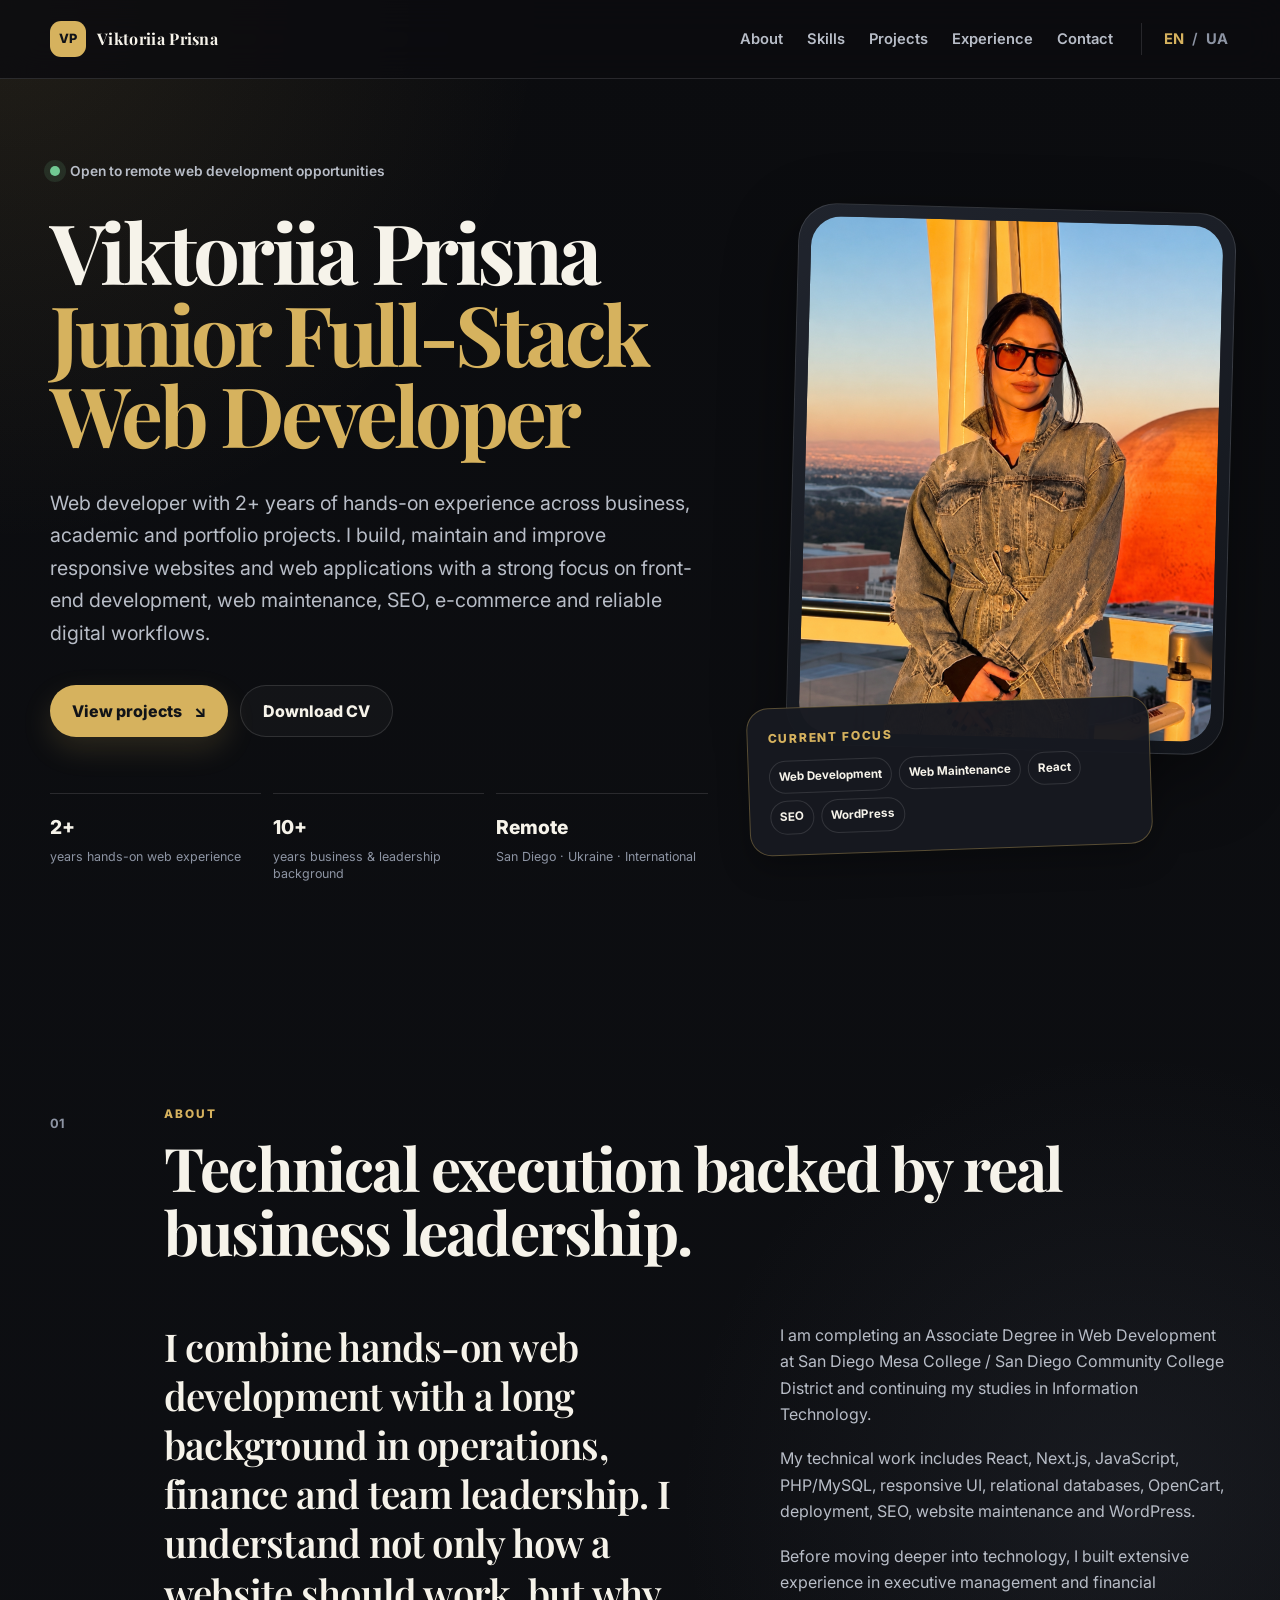
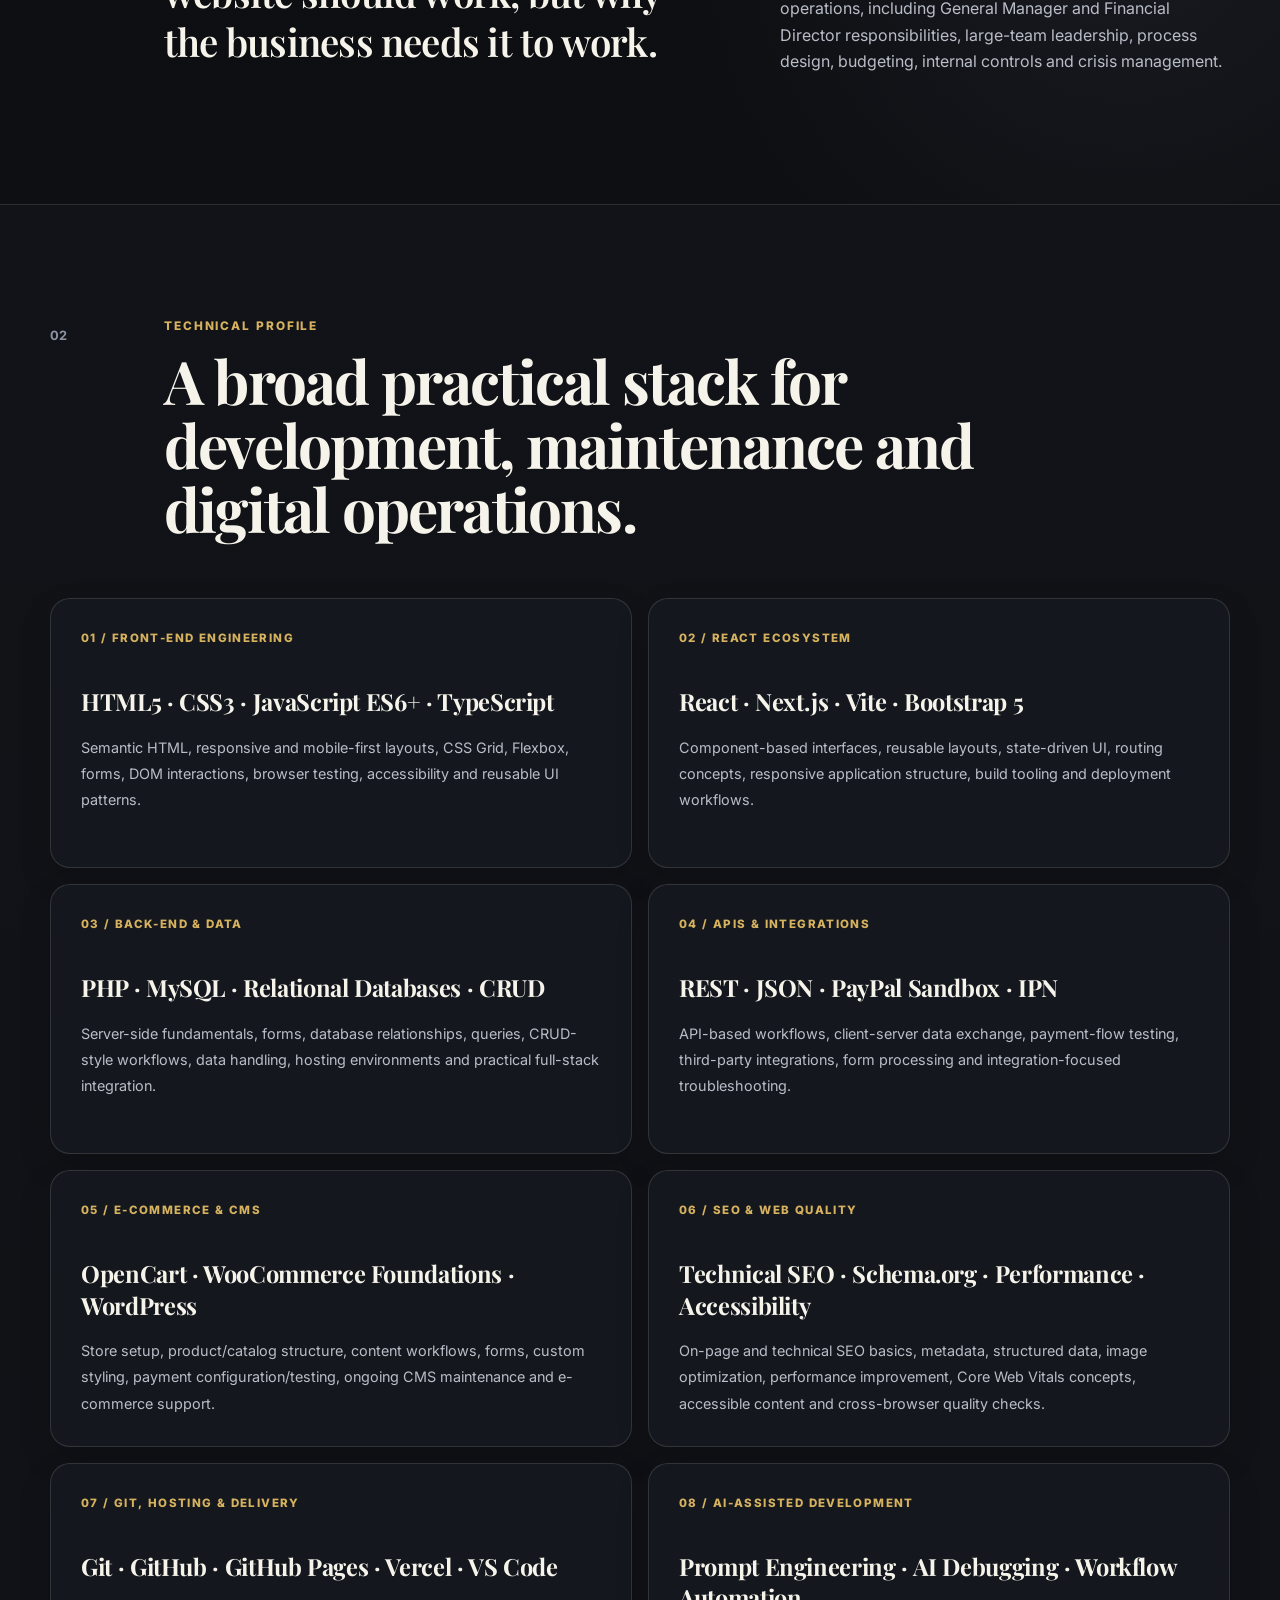
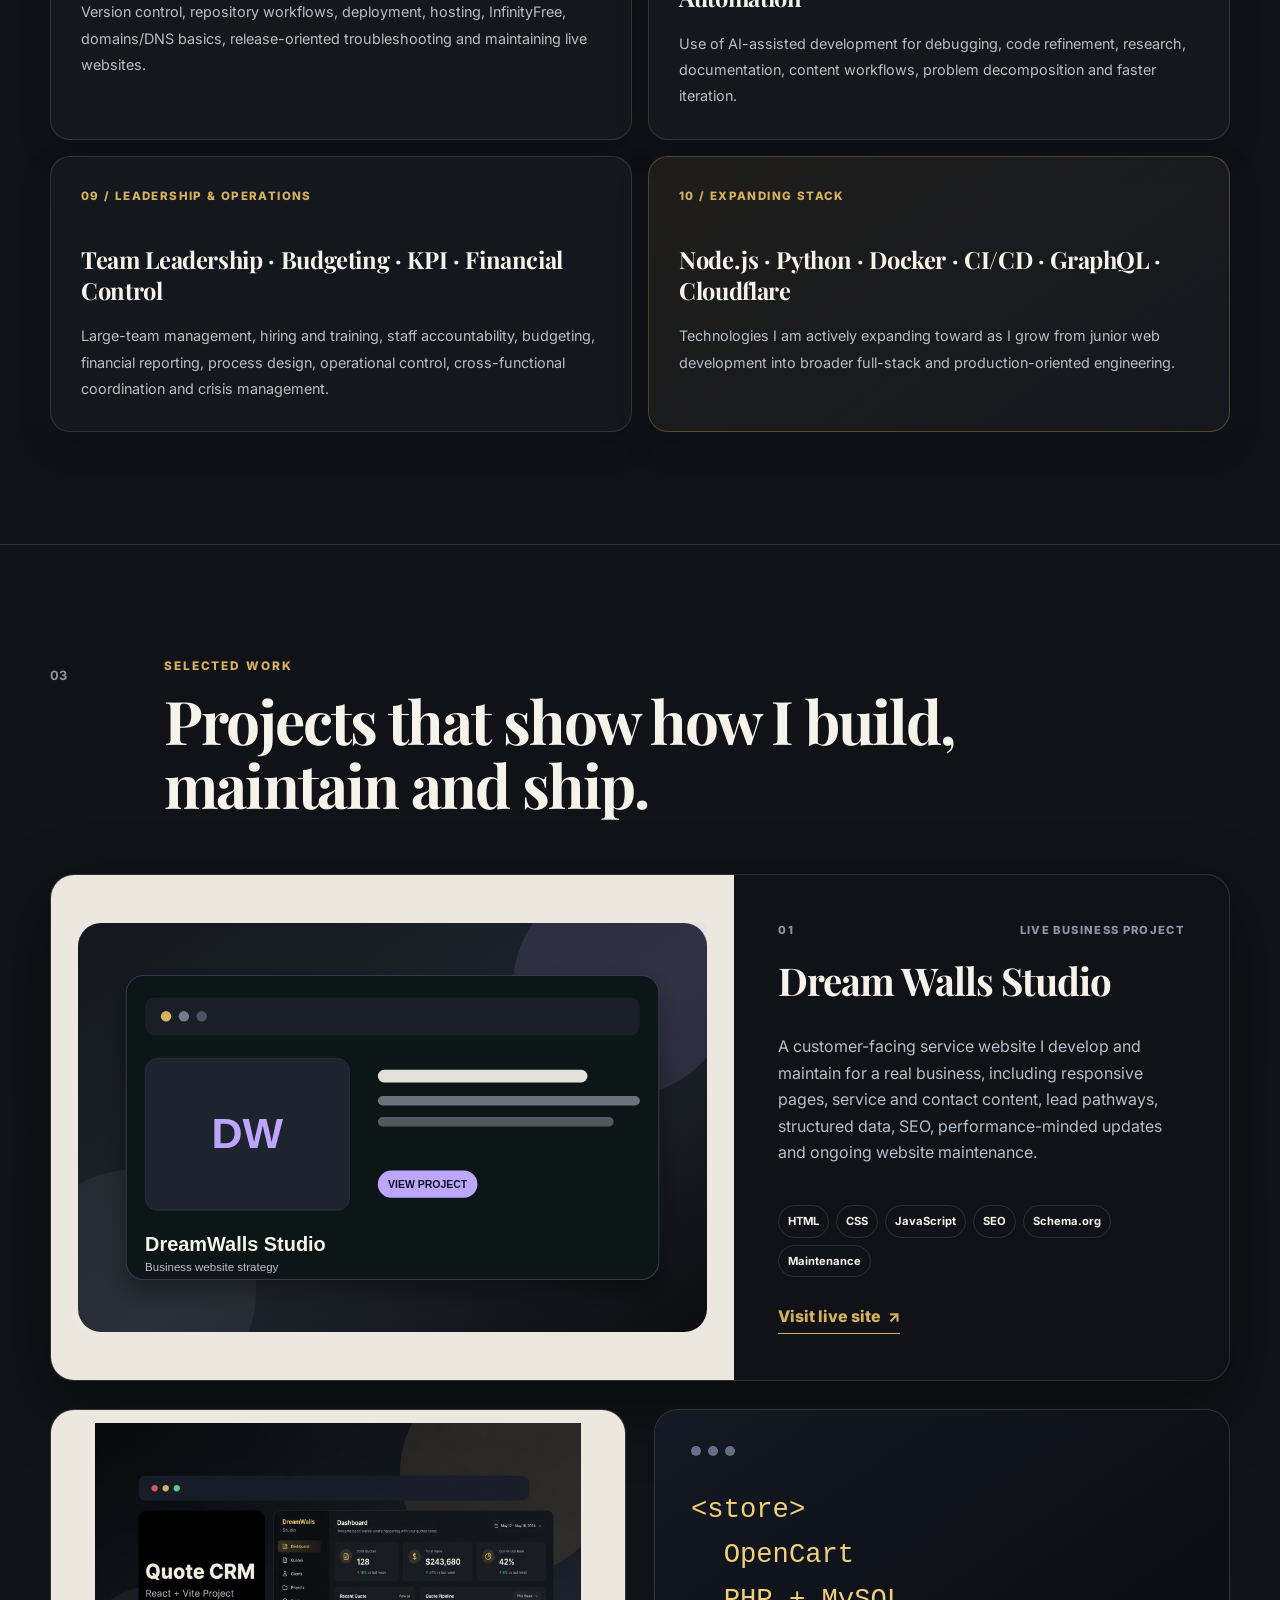
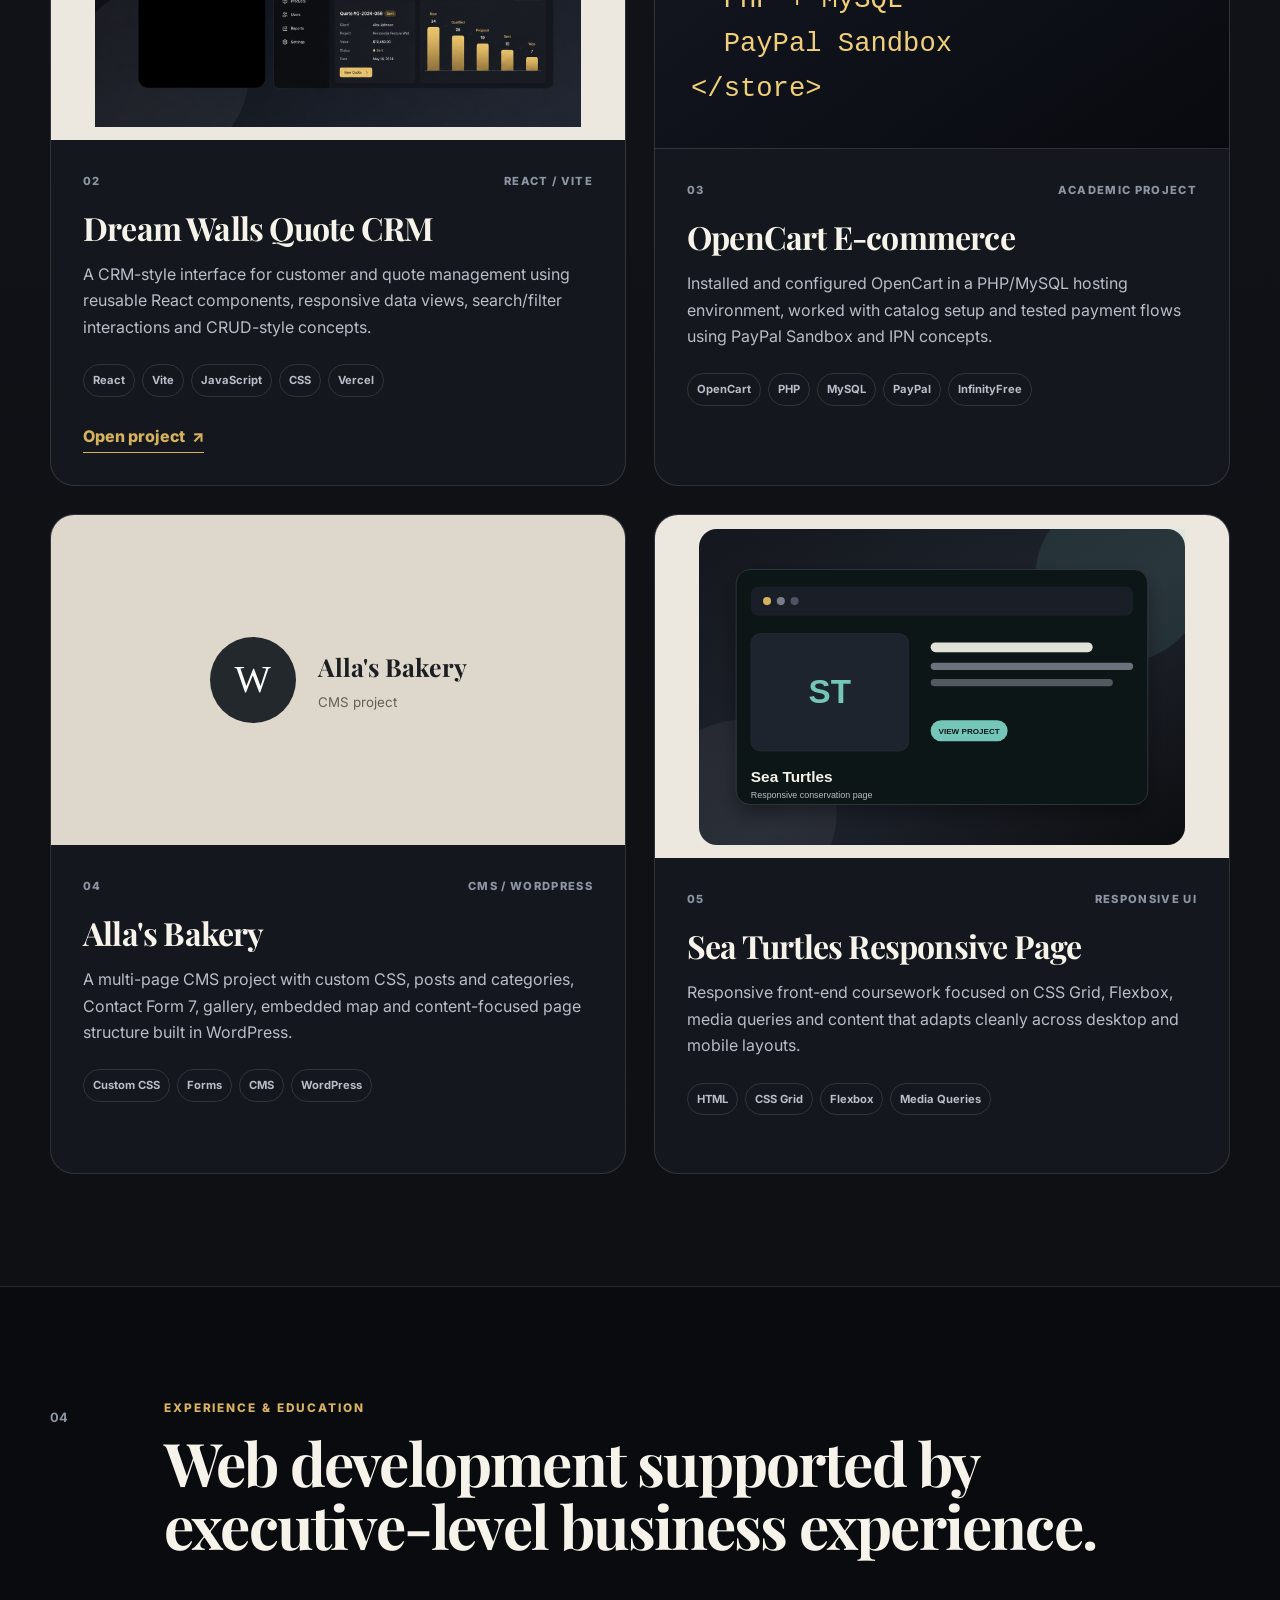
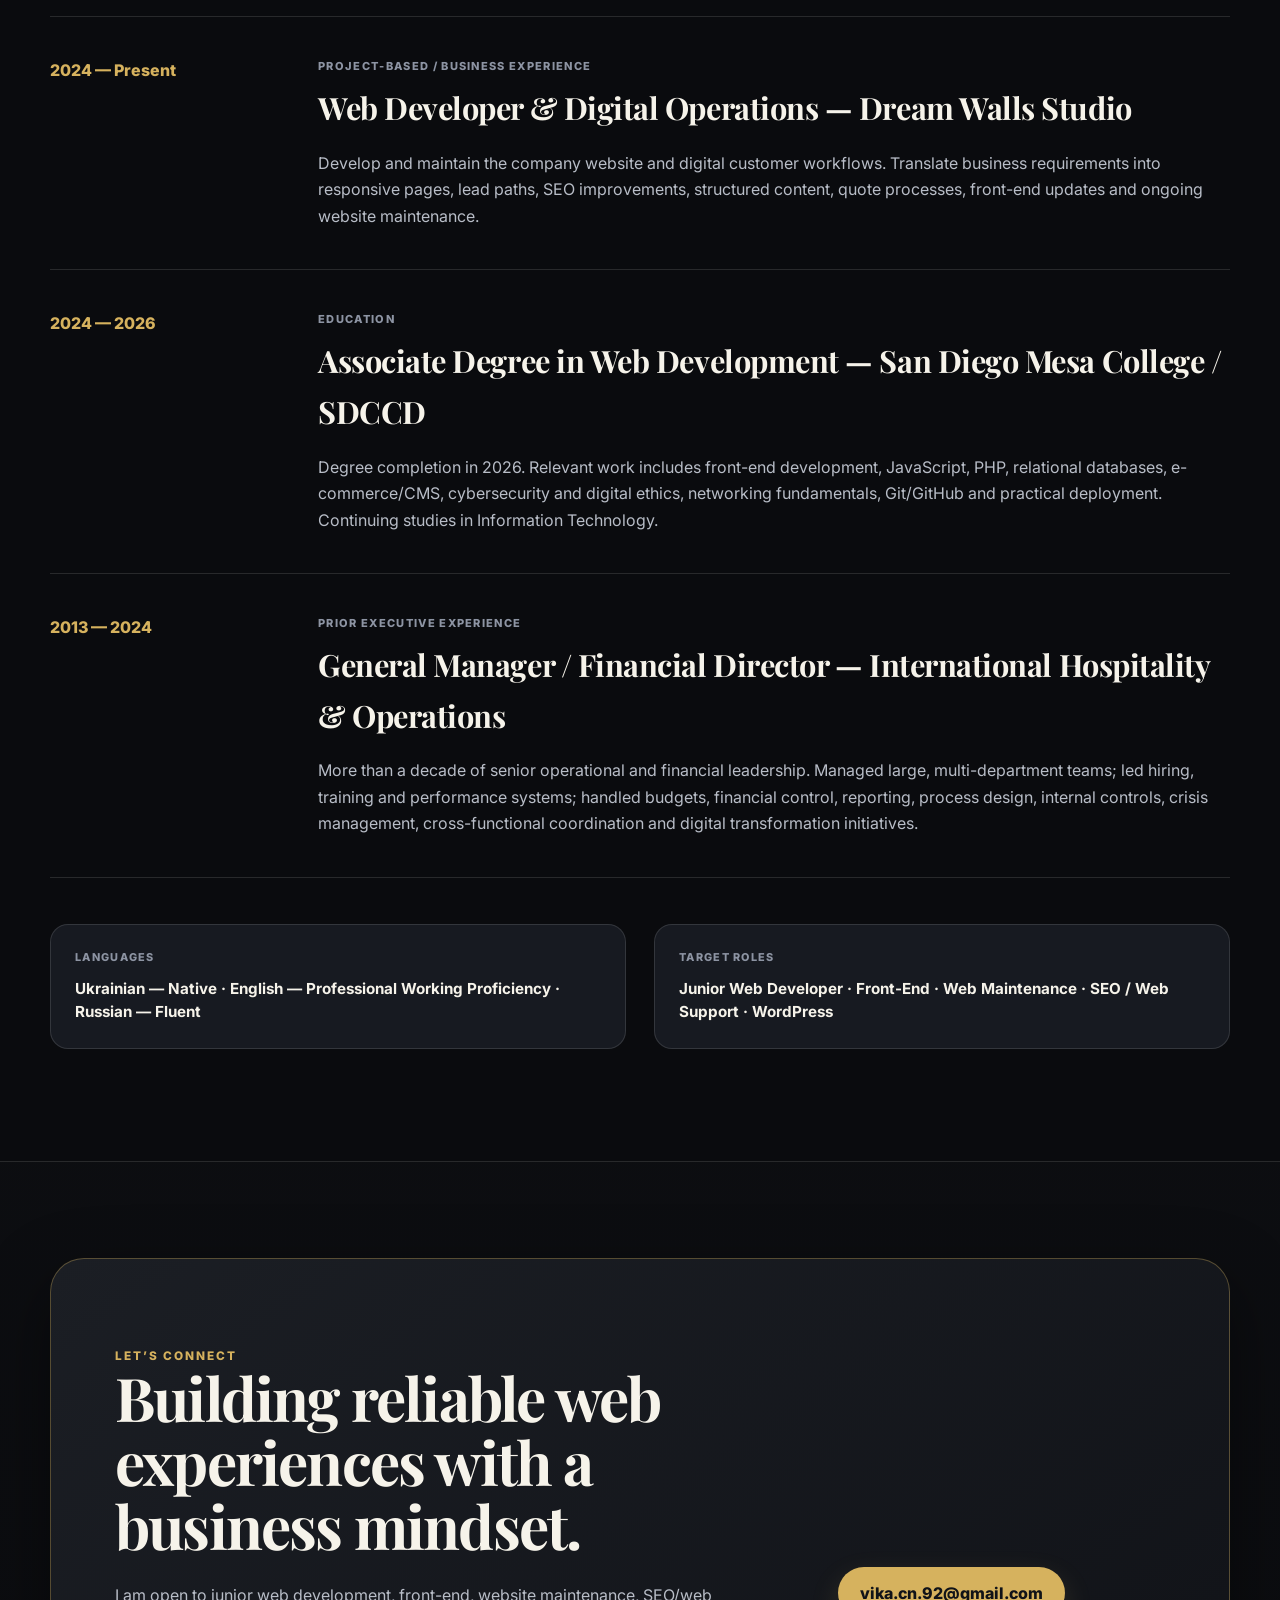
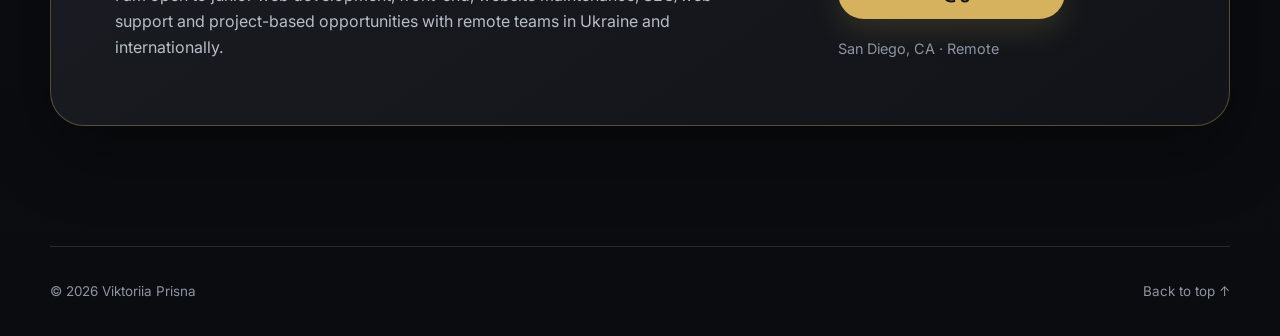
<file: index.html>
<!doctype html>
<html lang="en">
  <head>
    <meta charset="utf-8" />
    <meta name="viewport" content="width=device-width, initial-scale=1" />
    <meta
      name="description"
      content="Viktoriia Prisna — Junior Full-Stack Web Developer focused on front-end development, web maintenance, SEO, e-commerce and practical business web solutions."
    />
    <meta name="author" content="Viktoriia Prisna" />
    <meta name="theme-color" content="#0b0c0f" />
    <link rel="icon" href="assets/images/favicon.png" type="image/png" />
    <link rel="preconnect" href="https://fonts.googleapis.com" />
    <link rel="preconnect" href="https://fonts.gstatic.com" crossorigin />
    <link
      href="https://fonts.googleapis.com/css2?family=Inter:wght@400;500;600;700;800&family=Playfair+Display:wght@600;700&display=swap"
      rel="stylesheet"
    />
    <link rel="stylesheet" href="assets/css/styles.css" />
    <title>Viktoriia Prisna — Junior Full-Stack Web Developer</title>
  </head>
  <body>
    <div id="top" aria-hidden="true"></div>
    <a class="skip-link" href="#main" data-i18n="skip">Skip to content</a>

    <header class="site-header">
      <div class="shell nav-wrap">
        <a class="brand" href="#top" aria-label="Viktoriia Prisna home">
          <span class="brand-mark">VP</span>
        <span data-i18n="brand_name">Viktoriia Prisna</span>
        </a>

        <button
          class="nav-toggle"
          type="button"
          aria-expanded="false"
          aria-controls="site-nav"
          aria-label="Open navigation"
        >
          <span></span><span></span>
        </button>

        <nav class="site-nav" id="site-nav" aria-label="Primary navigation">
          <a href="#about" data-i18n="nav_about">About</a>
          <a href="#skills" data-i18n="nav_skills">Skills</a>
          <a href="#projects" data-i18n="nav_projects">Projects</a>
          <a href="#experience" data-i18n="nav_experience">Experience</a>
          <a href="#contact" data-i18n="nav_contact">Contact</a>
          <div class="language-switch" aria-label="Language">
            <button type="button" class="lang-btn active" data-lang="en">
              EN
            </button>
            <span>/</span>
            <button type="button" class="lang-btn" data-lang="uk">UA</button>
          </div>
        </nav>
      </div>
    </header>

    <main id="main">
      <section class="hero shell">
        <div class="hero-copy reveal">
          <p class="kicker">
            <span class="status-dot"></span
            ><span data-i18n="hero_status"
              >Open to remote web development opportunities</span
            >
          </p>
          <h1>
            <span data-i18n="hero_name">Viktoriia Prisna</span><br /><em
              data-i18n="hero_role"
              >Junior Full-Stack Web Developer</em
            >
          </h1>
          <p class="hero-lead" data-i18n="hero_intro">
            Web developer with 2+ years of hands-on experience across business,
            academic and portfolio projects. I build, maintain and improve
            responsive websites and web applications with a strong focus on
            front-end development, web maintenance, SEO, e-commerce and reliable
            digital workflows.
          </p>
          <div class="hero-actions">
            <a class="btn btn-primary" href="#projects"
              ><span data-i18n="view_projects">View projects</span
              ><span aria-hidden="true">↘</span></a
            >
            <a
              class="btn btn-secondary"
              href="assets/cv/Viktoriia_Prisna_CV_EN_Professional.pdf"
              data-cv-link
              ><span data-i18n="download_cv">Download CV</span></a
            >
          </div>
          <div class="hero-meta" aria-label="Professional details">
            <div>
              <strong>2+</strong
              ><span data-i18n="years_label"
                >years hands-on web experience</span
              >
            </div>
            <div>
              <strong>10+</strong
              ><span data-i18n="leadership_label"
                >years business & leadership background</span
              >
            </div>
            <div>
              <strong>Remote</strong
              ><span data-i18n="location_label"
                >San Diego · Ukraine · International</span
              >
            </div>
          </div>
        </div>

        <aside
          class="hero-card reveal"
          aria-label="Profile photo and focus areas"
        >
          <div class="photo-frame">
            <img
              src="assets/images/viktoriia-prisna.jpg"
              alt="Portrait of Viktoriia Prisna"
            />
          </div>
          <div class="focus-card">
            <p data-i18n="current_focus">Current focus</p>
            <div class="focus-tags">
              <span>Web Development</span><span>Web Maintenance</span
              ><span>React</span><span>SEO</span><span>WordPress</span>
            </div>
          </div>
        </aside>
      </section>

      <section class="section shell" id="about">
        <div class="section-heading reveal">
          <p class="section-number">01</p>
          <div>
            <p class="eyebrow" data-i18n="about_eyebrow">About</p>
            <h2 data-i18n="about_title">
              Technical execution backed by real business leadership.
            </h2>
          </div>
        </div>
        <div class="about-grid reveal">
          <p class="about-large" data-i18n="about_large">
            I combine hands-on web development with a long background in
            operations, finance and team leadership. I understand not only how a
            website should work, but why the business needs it to work.
          </p>
          <div class="about-copy">
            <p data-i18n="about_p1">
              I am completing an Associate Degree in Web Development at San
              Diego Mesa College / San Diego Community College District and
              continuing my studies in Information Technology.
            </p>
            <p data-i18n="about_p2">
              My technical work includes React, Next.js, JavaScript, PHP/MySQL,
              responsive UI, relational databases, OpenCart, deployment, SEO,
              website maintenance and WordPress.
            </p>
            <p data-i18n="about_p3">
              Before moving deeper into technology, I built extensive experience
              in executive management and financial operations, including
              General Manager and Financial Director responsibilities,
              large-team leadership, process design, budgeting, internal
              controls and crisis management.
            </p>
          </div>
        </div>
      </section>

      <section class="section section-soft" id="skills">
        <div class="shell">
          <div class="section-heading reveal">
            <p class="section-number">02</p>
            <div>
              <p class="eyebrow" data-i18n="skills_eyebrow">
                Technical profile
              </p>
              <h2 data-i18n="skills_title">
                A broad practical stack for development, maintenance and digital
                operations.
              </h2>
            </div>
          </div>

          <div class="skills-grid">
            <article class="skill-group reveal">
              <p>01 / Front-End Engineering</p>
              <h3>HTML5 · CSS3 · JavaScript ES6+ · TypeScript</h3>
              <span data-i18n="skill_front"
                >Semantic HTML, responsive and mobile-first layouts, CSS Grid,
                Flexbox, forms, DOM interactions, browser testing, accessibility
                and reusable UI patterns.</span
              >
            </article>

            <article class="skill-group reveal">
              <p>02 / React Ecosystem</p>
              <h3>React · Next.js · Vite · Bootstrap 5</h3>
              <span data-i18n="skill_frameworks"
                >Component-based interfaces, reusable layouts, state-driven UI,
                routing concepts, responsive application structure, build
                tooling and deployment workflows.</span
              >
            </article>

            <article class="skill-group reveal">
              <p>03 / Back-End & Data</p>
              <h3>PHP · MySQL · Relational Databases · CRUD</h3>
              <span data-i18n="skill_backend"
                >Server-side fundamentals, forms, database relationships,
                queries, CRUD-style workflows, data handling, hosting
                environments and practical full-stack integration.</span
              >
            </article>

            <article class="skill-group reveal">
              <p>04 / APIs & Integrations</p>
              <h3>REST · JSON · PayPal Sandbox · IPN</h3>
              <span data-i18n="skill_api"
                >API-based workflows, client-server data exchange, payment-flow
                testing, third-party integrations, form processing and
                integration-focused troubleshooting.</span
              >
            </article>

            <article class="skill-group reveal">
              <p>05 / E-commerce & CMS</p>
              <h3>OpenCart · WooCommerce Foundations · WordPress</h3>
              <span data-i18n="skill_cms"
                >Store setup, product/catalog structure, content workflows,
                forms, custom styling, payment configuration/testing, ongoing
                CMS maintenance and e-commerce support.</span
              >
            </article>

            <article class="skill-group reveal">
              <p>06 / SEO & Web Quality</p>
              <h3>Technical SEO · Schema.org · Performance · Accessibility</h3>
              <span data-i18n="skill_quality"
                >On-page and technical SEO basics, metadata, structured data,
                image optimization, performance improvement, Core Web Vitals
                concepts, accessible content and cross-browser quality
                checks.</span
              >
            </article>

            <article class="skill-group reveal">
              <p>07 / Git, Hosting & Delivery</p>
              <h3>Git · GitHub · GitHub Pages · Vercel · VS Code</h3>
              <span data-i18n="skill_tools"
                >Version control, repository workflows, deployment, hosting,
                InfinityFree, domains/DNS basics, release-oriented
                troubleshooting and maintaining live websites.</span
              >
            </article>

            <article class="skill-group reveal">
              <p>08 / AI-Assisted Development</p>
              <h3>Prompt Engineering · AI Debugging · Workflow Automation</h3>
              <span data-i18n="skill_ai"
                >Use of AI-assisted development for debugging, code refinement,
                research, documentation, content workflows, problem
                decomposition and faster iteration.</span
              >
            </article>

            <article class="skill-group reveal">
              <p>09 / Leadership & Operations</p>
              <h3>Team Leadership · Budgeting · KPI · Financial Control</h3>
              <span data-i18n="skill_management"
                >Large-team management, hiring and training, staff
                accountability, budgeting, financial reporting, process design,
                operational control, cross-functional coordination and crisis
                management.</span
              >
            </article>

            <article class="skill-group skill-group-learning reveal">
              <p>10 / Expanding Stack</p>
              <h3>Node.js · Python · Docker · CI/CD · GraphQL · Cloudflare</h3>
              <span data-i18n="skill_learning"
                >Technologies I am actively expanding toward as I grow from
                junior web development into broader full-stack and
                production-oriented engineering.</span
              >
            </article>
          </div>
        </div>
      </section>

      <section class="section shell" id="projects">
        <div class="section-heading reveal">
          <p class="section-number">03</p>
          <div>
            <p class="eyebrow" data-i18n="projects_eyebrow">Selected work</p>
            <h2 data-i18n="projects_title">
              Projects that show how I build, maintain and ship.
            </h2>
          </div>
        </div>

        <div class="featured-project reveal">
          <div class="project-visual project-visual-light">
            <img
              src="assets/images/dreamwalls-studio.svg"
              alt="Dream Walls Studio website preview"
            />
          </div>
          <div class="project-content">
            <div class="project-topline">
              <span>01</span
              ><span data-i18n="project_live_business"
                >Live business project</span
              >
            </div>
            <h3>Dream Walls Studio</h3>
            <p data-i18n="dreamwalls_desc">
              A customer-facing service website I develop and maintain for a
              real business, including responsive pages, service and contact
              content, lead pathways, structured data, SEO, performance-minded
              updates and ongoing website maintenance.
            </p>
            <div class="project-tags">
              <span>HTML</span><span>CSS</span><span>JavaScript</span
              ><span>SEO</span><span>Schema.org</span><span>Maintenance</span>
            </div>
            <a
              class="text-link"
              href="https://dreamwallsstudio.com/"
              target="_blank"
              rel="noreferrer"
              ><span data-i18n="visit_live">Visit live site</span> ↗</a
            >
          </div>
        </div>

        <div class="project-grid">
          <article class="project-card reveal">
            <div class="project-thumb">
              <img
                src="assets/images/dreamwalls-crm.png"
                alt="Dream Walls Quote CRM interface"
              />
            </div>
            <div class="project-card-body">
              <div class="project-topline">
                <span>02</span><span>React / Vite</span>
              </div>
              <h3>Dream Walls Quote CRM</h3>
              <p data-i18n="crm_desc">
                A CRM-style interface for customer and quote management using
                reusable React components, responsive data views, search/filter
                interactions and CRUD-style concepts.
              </p>
              <div class="project-tags">
                <span>React</span><span>Vite</span><span>JavaScript</span
                ><span>CSS</span><span>Vercel</span>
              </div>
              <a
                class="text-link"
                href="https://dreamwalls-quote-crm-rh5j.vercel.app/"
                target="_blank"
                rel="noreferrer"
                ><span data-i18n="open_project">Open project</span> ↗</a
              >
            </div>
          </article>

          <article class="project-card project-card-code reveal">
            <div class="code-visual" aria-hidden="true">
              <div class="code-window">
                <span></span><span></span><span></span>
              </div>
              <pre><code>&lt;store&gt;
  OpenCart
  PHP + MySQL
  PayPal Sandbox
&lt;/store&gt;</code></pre>
            </div>
            <div class="project-card-body">
              <div class="project-topline">
                <span>03</span
                ><span data-i18n="academic_project">Academic project</span>
              </div>
              <h3>OpenCart E-commerce</h3>
              <p data-i18n="opencart_desc">
                Installed and configured OpenCart in a PHP/MySQL hosting
                environment, worked with catalog setup and tested payment flows
                using PayPal Sandbox and IPN concepts.
              </p>
              <div class="project-tags">
                <span>OpenCart</span><span>PHP</span><span>MySQL</span
                ><span>PayPal</span><span>InfinityFree</span>
              </div>
            </div>
          </article>

          <article class="project-card project-card-wordpress reveal">
            <div class="wp-visual" aria-hidden="true">
              <span>W</span>
              <div><b>Alla's Bakery</b><small>CMS project</small></div>
            </div>
            <div class="project-card-body">
              <div class="project-topline">
                <span>04</span><span>CMS / WordPress</span>
              </div>
              <h3>Alla's Bakery</h3>
              <p data-i18n="bakery_desc">
                A multi-page CMS project with custom CSS, posts and categories,
                Contact Form 7, gallery, embedded map and content-focused page
                structure built in WordPress.
              </p>
              <div class="project-tags">
                <span>Custom CSS</span><span>Forms</span><span>CMS</span
                ><span>WordPress</span>
              </div>
            </div>
          </article>

          <article class="project-card reveal">
            <div class="project-thumb">
              <img
                src="assets/images/sea-turtles.svg"
                alt="Sea Turtles responsive web page preview"
              />
            </div>
            <div class="project-card-body">
              <div class="project-topline">
                <span>05</span><span>Responsive UI</span>
              </div>
              <h3>Sea Turtles Responsive Page</h3>
              <p data-i18n="turtles_desc">
                Responsive front-end coursework focused on CSS Grid, Flexbox,
                media queries and content that adapts cleanly across desktop and
                mobile layouts.
              </p>
              <div class="project-tags">
                <span>HTML</span><span>CSS Grid</span><span>Flexbox</span
                ><span>Media Queries</span>
              </div>
            </div>
          </article>
        </div>
      </section>

      <section class="section section-ink" id="experience">
        <div class="shell">
          <div class="section-heading section-heading-light reveal">
            <p class="section-number">04</p>
            <div>
              <p class="eyebrow" data-i18n="experience_eyebrow">
                Experience & education
              </p>
              <h2 data-i18n="experience_title">
                Web development supported by executive-level business
                experience.
              </h2>
            </div>
          </div>

          <div class="timeline reveal">
            <article>
              <div class="timeline-date">
                2024 — <span data-i18n="present">Present</span>
              </div>
              <div>
                <p class="timeline-type" data-i18n="project_based">
                  Project-based / business experience
                </p>
                <h3>Web Developer & Digital Operations — Dream Walls Studio</h3>
                <p data-i18n="experience_dws">
                  Develop and maintain the company website and digital customer
                  workflows. Translate business requirements into responsive
                  pages, lead paths, SEO improvements, structured content, quote
                  processes, front-end updates and ongoing website maintenance.
                </p>
              </div>
            </article>

            <article>
              <div class="timeline-date">2024 — 2026</div>
              <div>
                <p class="timeline-type" data-i18n="education">Education</p>
                <h3>
                  Associate Degree in Web Development — San Diego Mesa College /
                  SDCCD
                </h3>
                <p data-i18n="education_desc">
                  Degree completion in 2026. Relevant work includes front-end
                  development, JavaScript, PHP, relational databases,
                  e-commerce/CMS, cybersecurity and digital ethics, networking
                  fundamentals, Git/GitHub and practical deployment. Continuing
                  studies in Information Technology.
                </p>
              </div>
            </article>

            <article>
              <div class="timeline-date">2013 — 2024</div>
              <div>
                <p class="timeline-type" data-i18n="executive_type">
                  Prior executive experience
                </p>
                <h3 data-i18n="executive_title">
                  General Manager / Financial Director — International
                  Hospitality & Operations
                </h3>
                <p data-i18n="executive_desc">
                  More than a decade of senior operational and financial
                  leadership. Managed large, multi-department teams; led hiring,
                  training and performance systems; handled budgets, financial
                  control, reporting, process design, internal controls, crisis
                  management, cross-functional coordination and digital
                  transformation initiatives.
                </p>
              </div>
            </article>
          </div>

          <div class="education-footer reveal">
            <div>
              <span data-i18n="languages_label">Languages</span
              ><strong data-i18n="languages_value"
                >Ukrainian — Native · English — Professional Working Proficiency
                · Russian — Fluent</strong
              >
            </div>
            <div>
              <span data-i18n="target_roles_label">Target roles</span
              ><strong data-i18n="target_roles_value"
                >Junior Web Developer · Front-End · Web Maintenance · SEO / Web
                Support · WordPress</strong
              >
            </div>
          </div>
        </div>
      </section>

      <section class="section shell contact-section" id="contact">
        <div class="contact-panel reveal">
          <div>
            <p class="eyebrow" data-i18n="contact_eyebrow">Let’s connect</p>
            <h2 data-i18n="contact_title">
              Building reliable web experiences with a business mindset.
            </h2>
            <p data-i18n="contact_copy">
              I am open to junior web development, front-end, website
              maintenance, SEO/web support and project-based opportunities with
              remote teams in Ukraine and internationally.
            </p>
          </div>
          <div class="contact-actions">
            <a class="btn btn-primary" href="mailto:vika.cn.92@gmail.com"
              >vika.cn.92@gmail.com</a
            >

            <span>San Diego, CA · Remote</span>
          </div>
        </div>
      </section>
    </main>

  <footer class="footer shell">
  <div>
    © <span id="year"></span>
    <span data-i18n="brand_name">Viktoriia Prisna</span>
  </div>

  <a href="#top">
    <span data-i18n="back_top">Back to top</span> ↑
  </a>
</footer>

    <script src="assets/js/main.js"></script>
  </body>
</html>
</file>
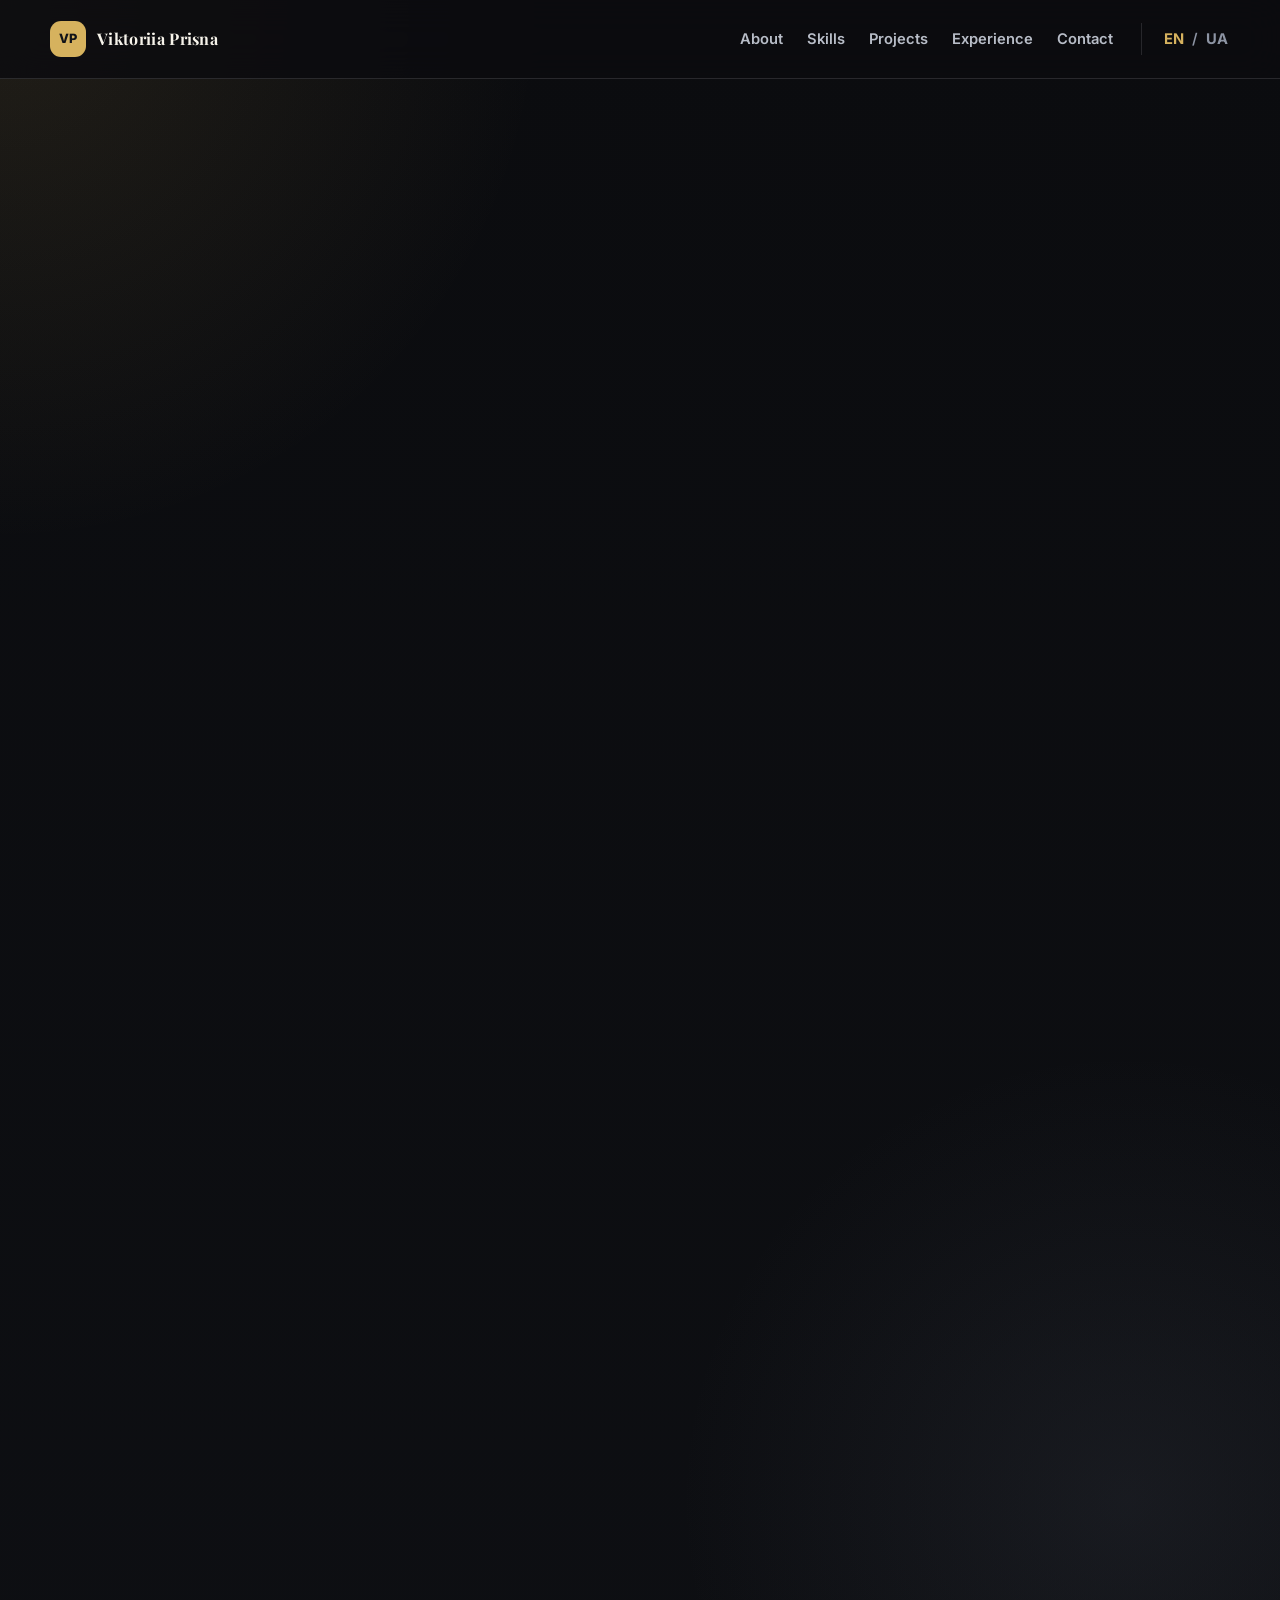
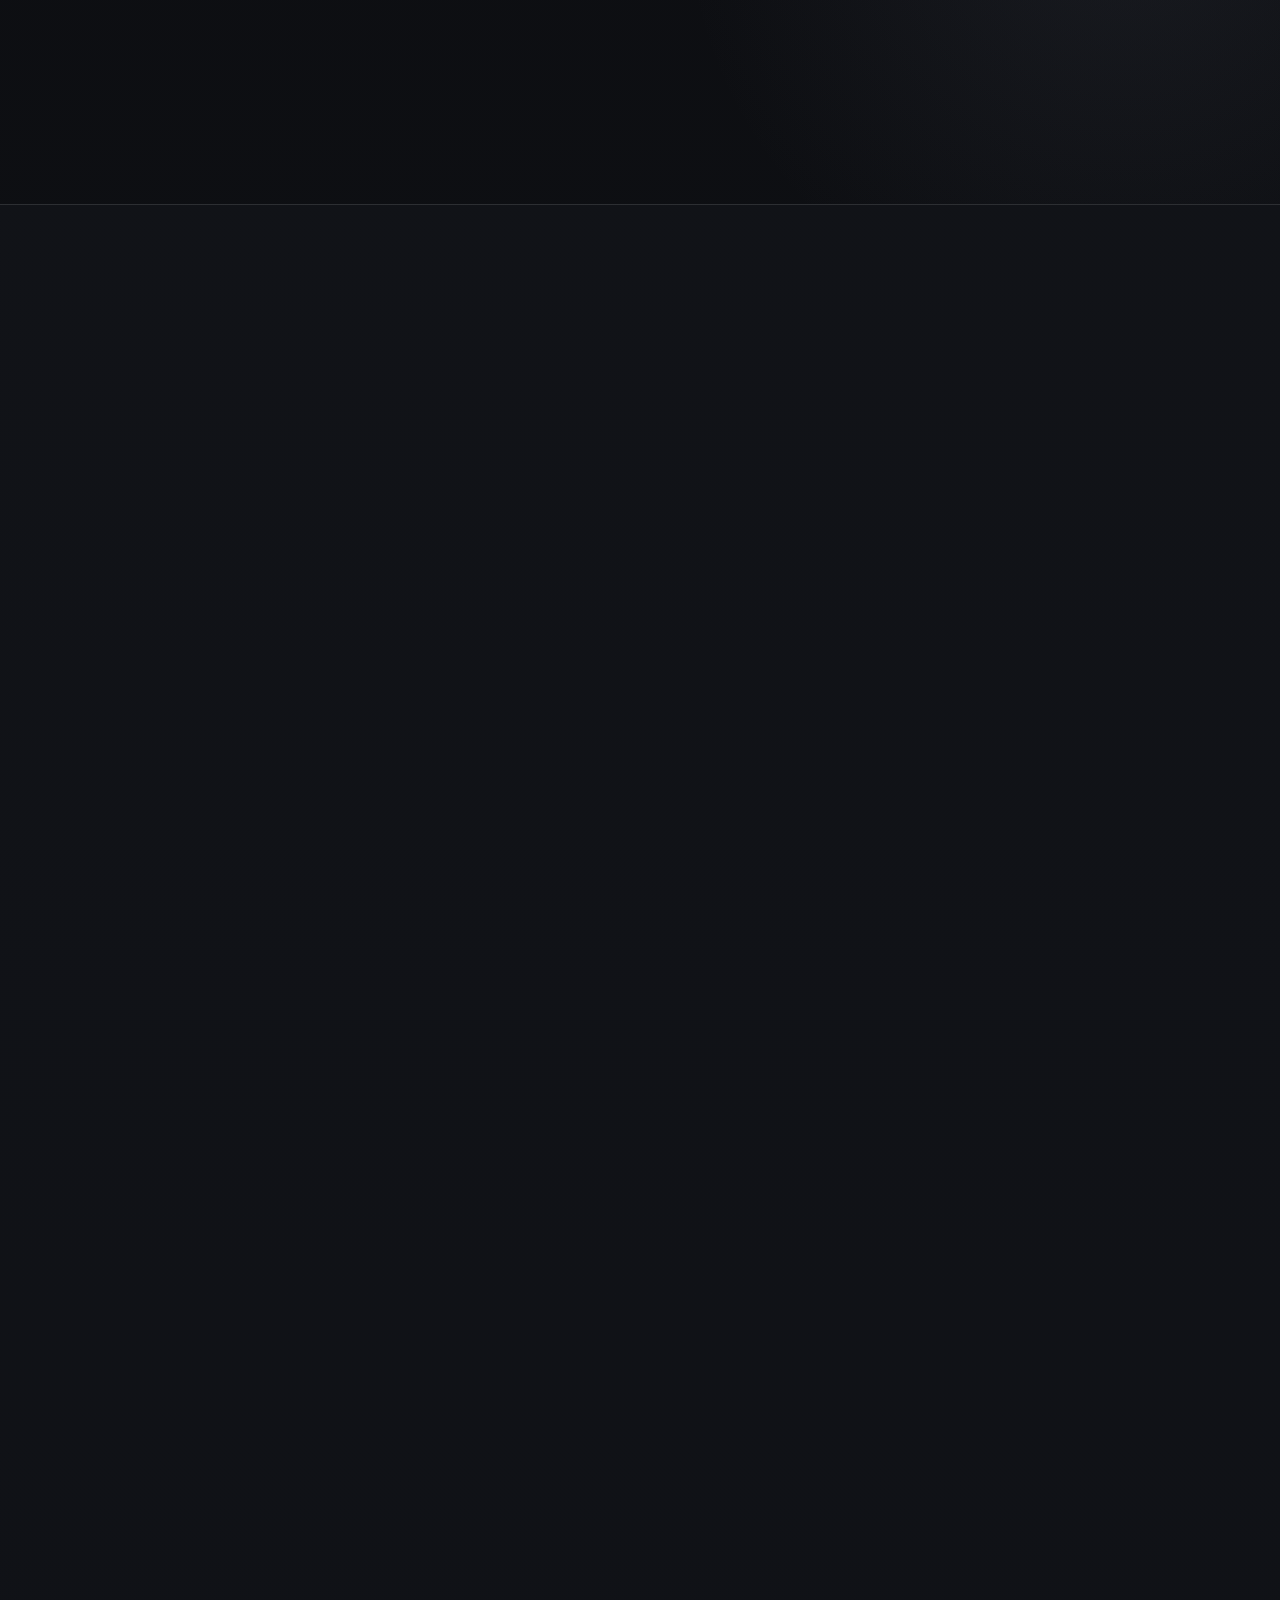
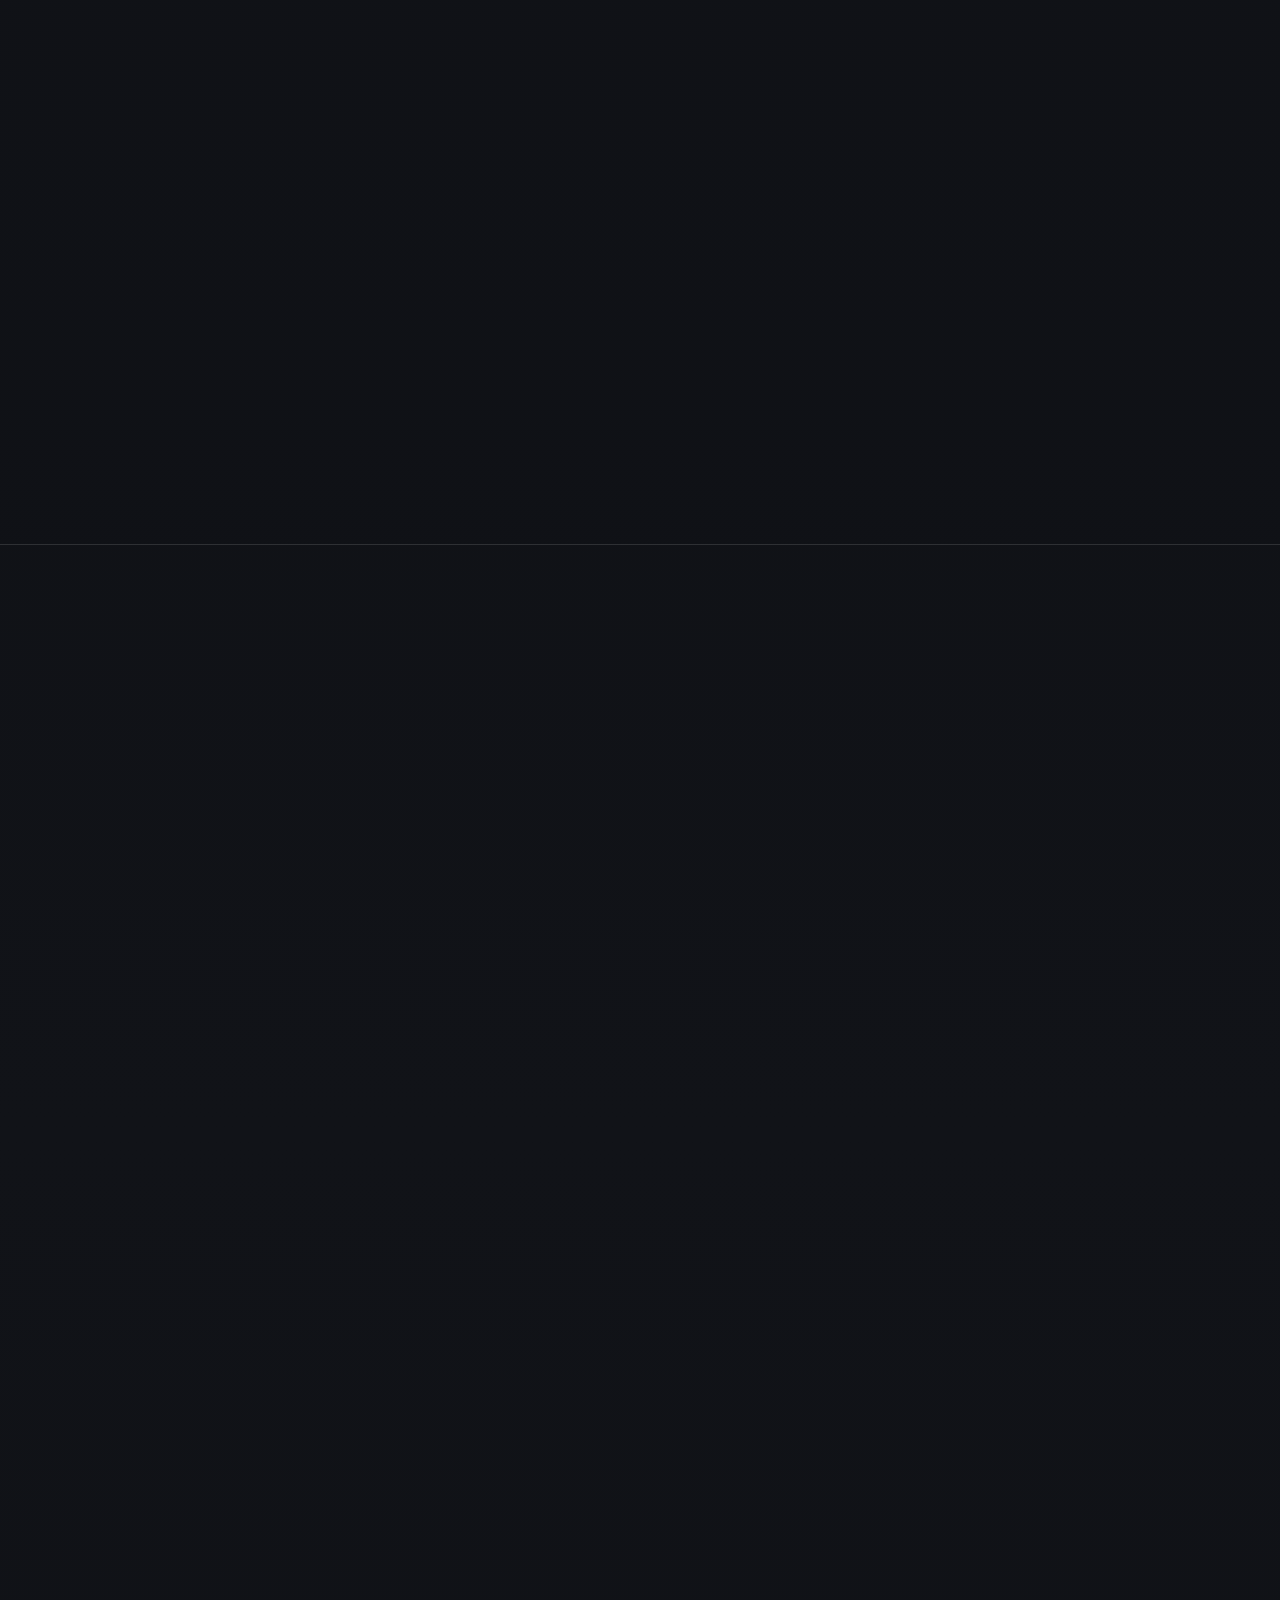
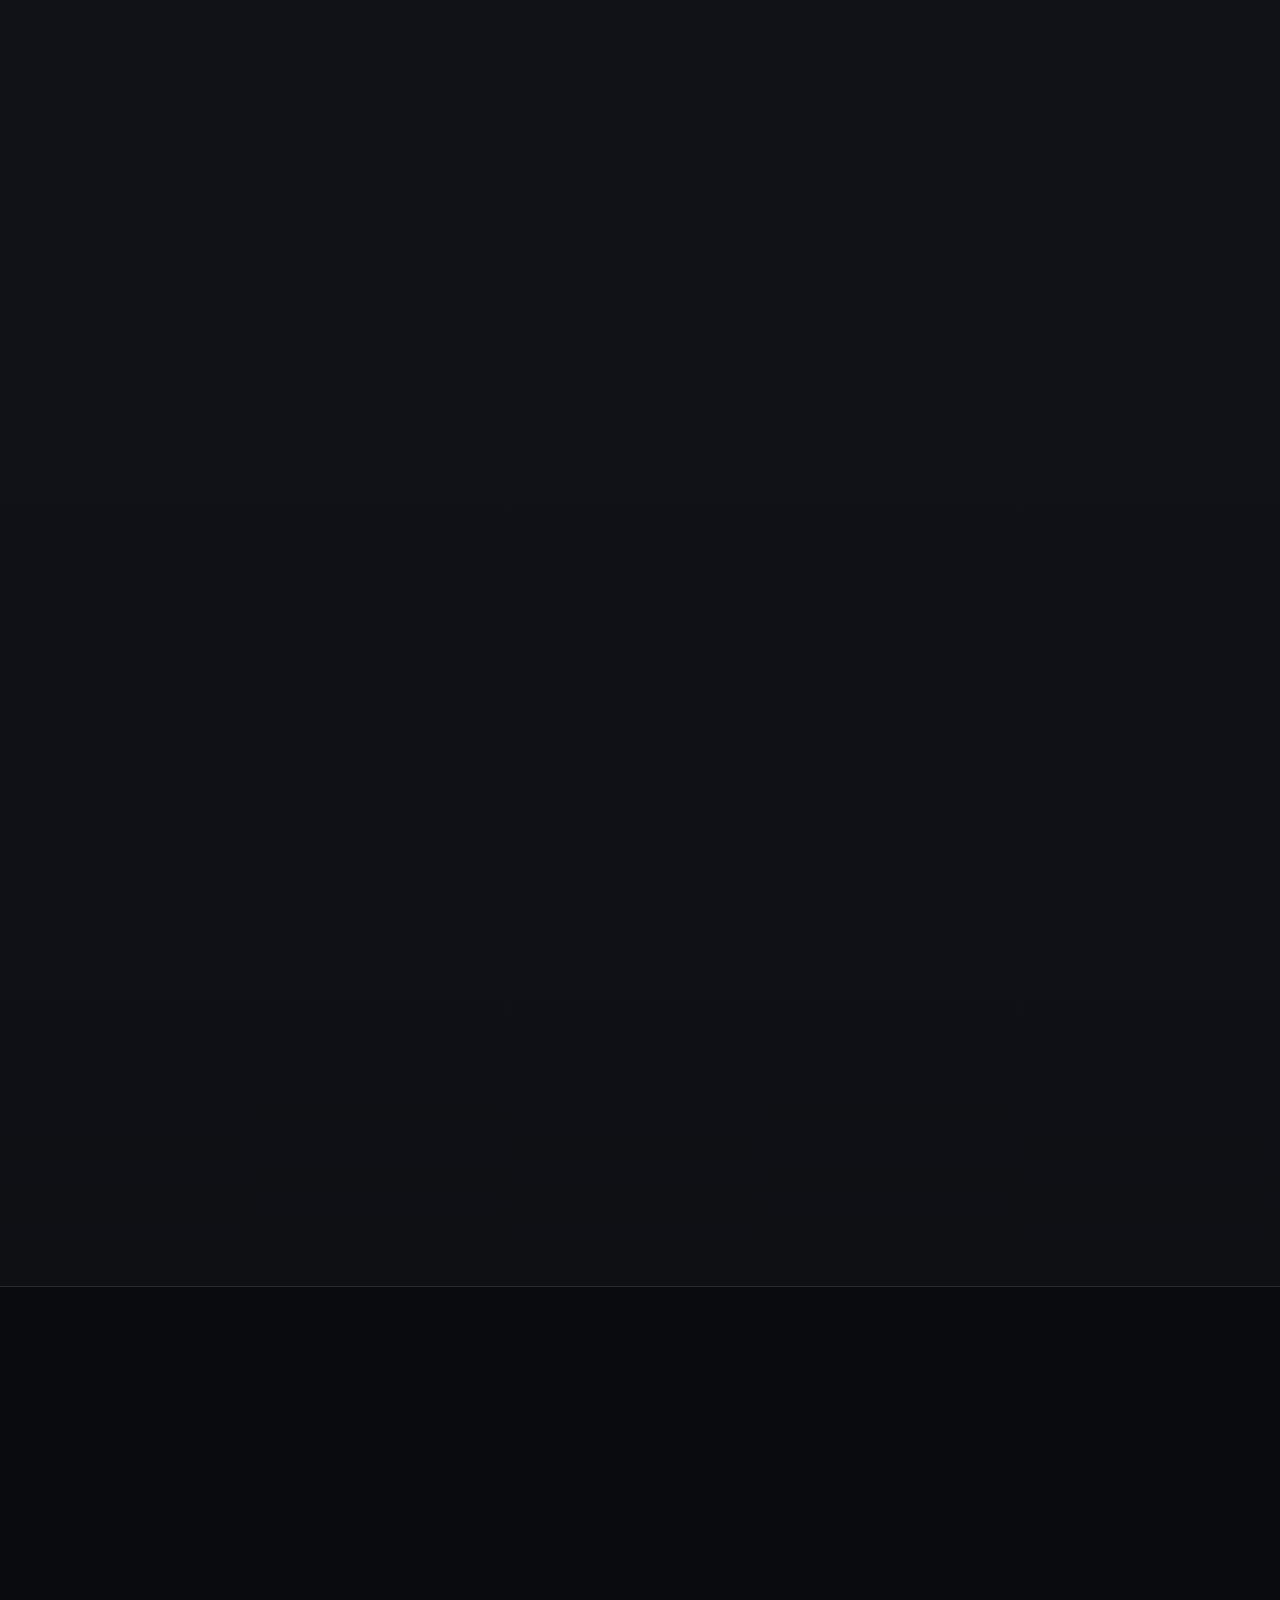
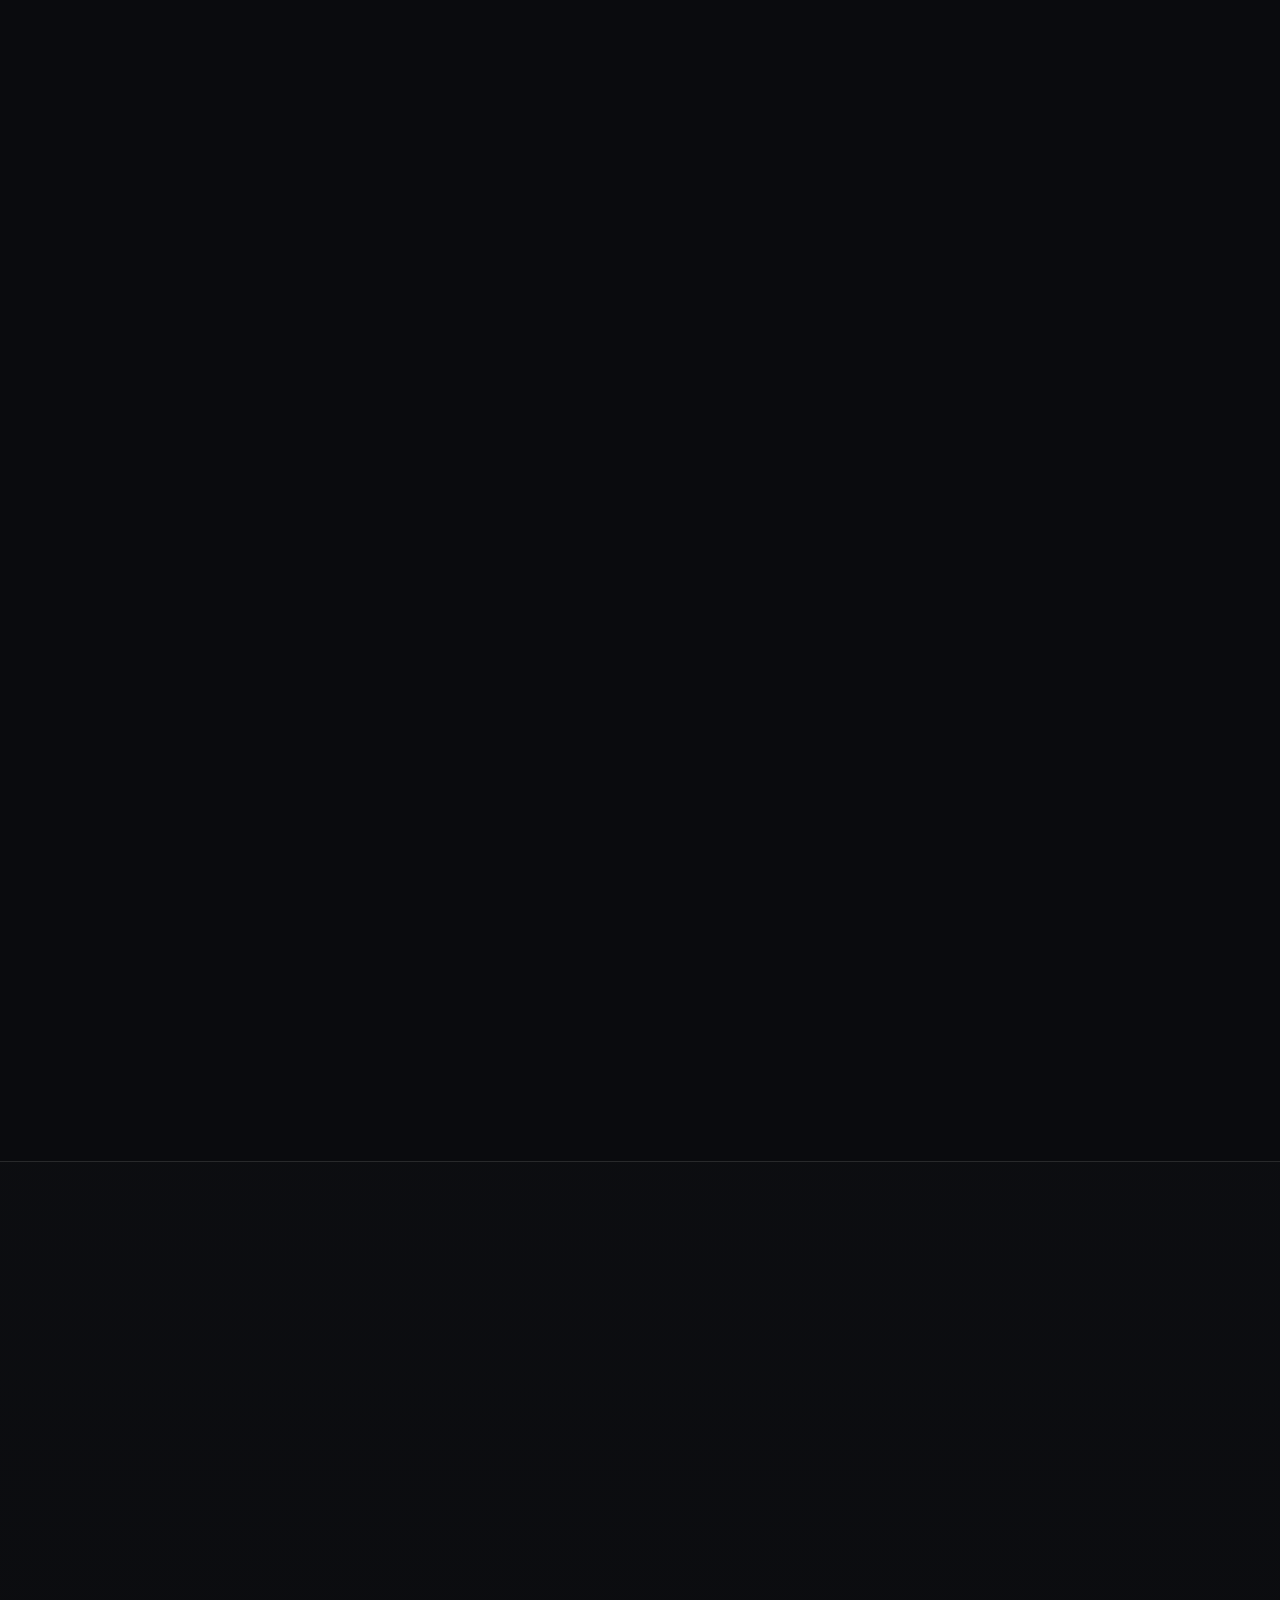
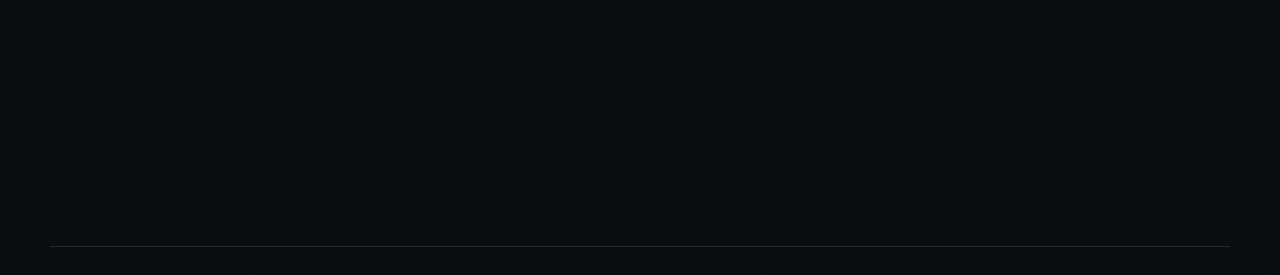
<file: contact.html>
<!doctype html><html lang="en"><head><meta charset="utf-8"><meta name="viewport" content="width=device-width,initial-scale=1"><meta http-equiv="refresh" content="0; url=index.html#contact"><title>Contact — Viktoriia Prisna</title></head><body><p><a href="index.html#contact">Contact Viktoriia Prisna</a></p></body></html>
</file>
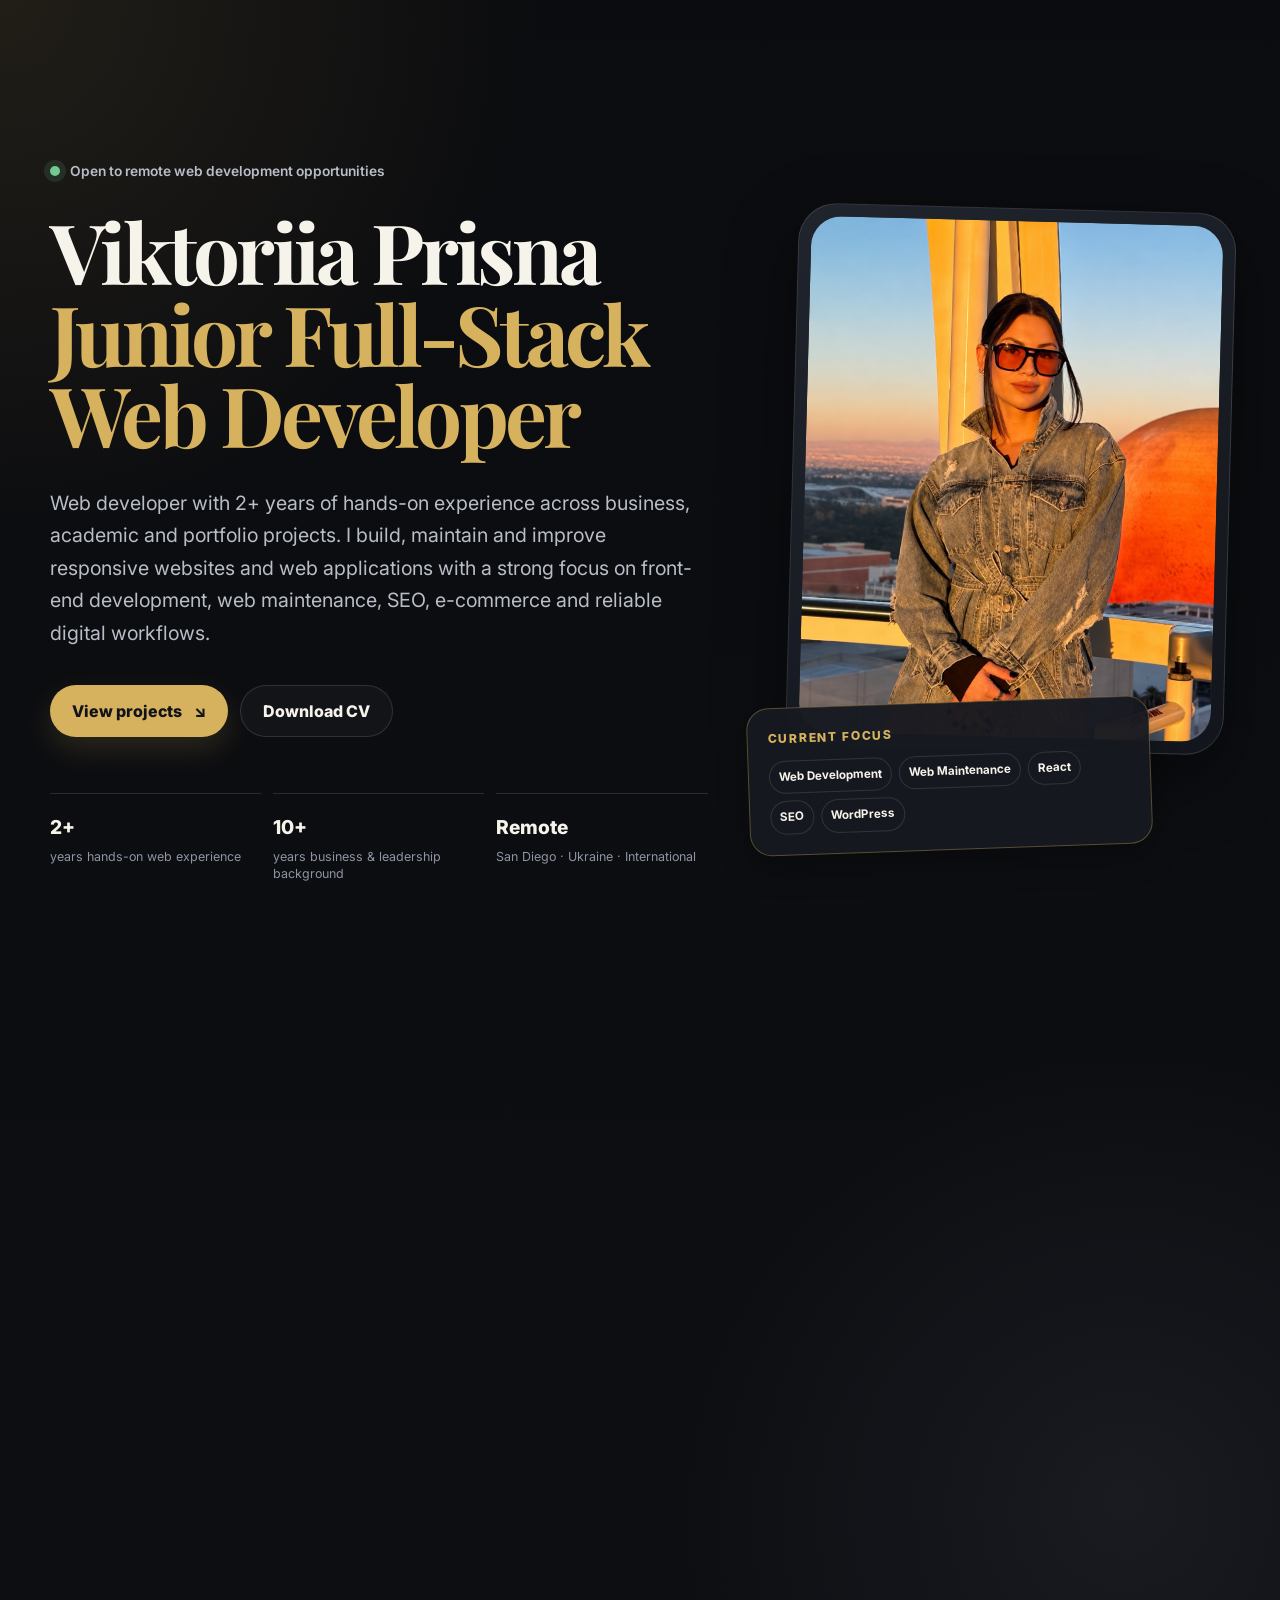
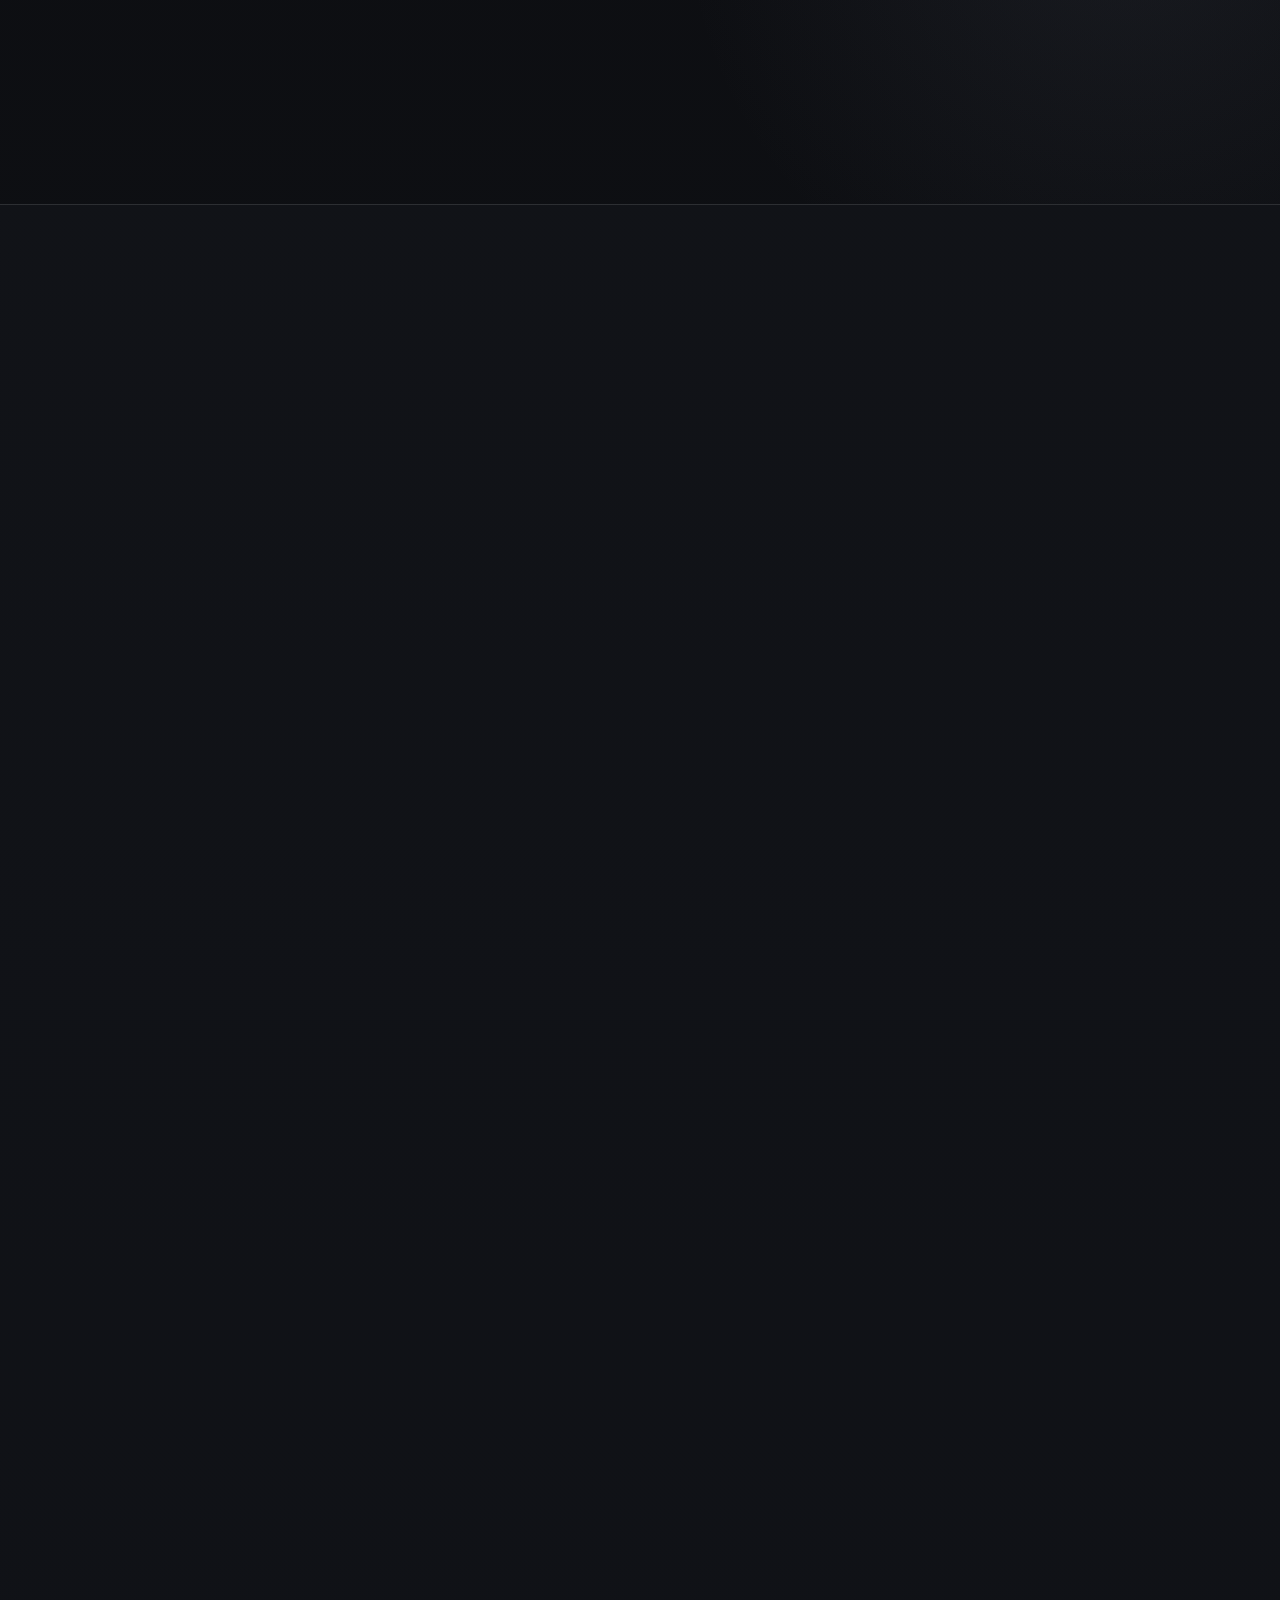
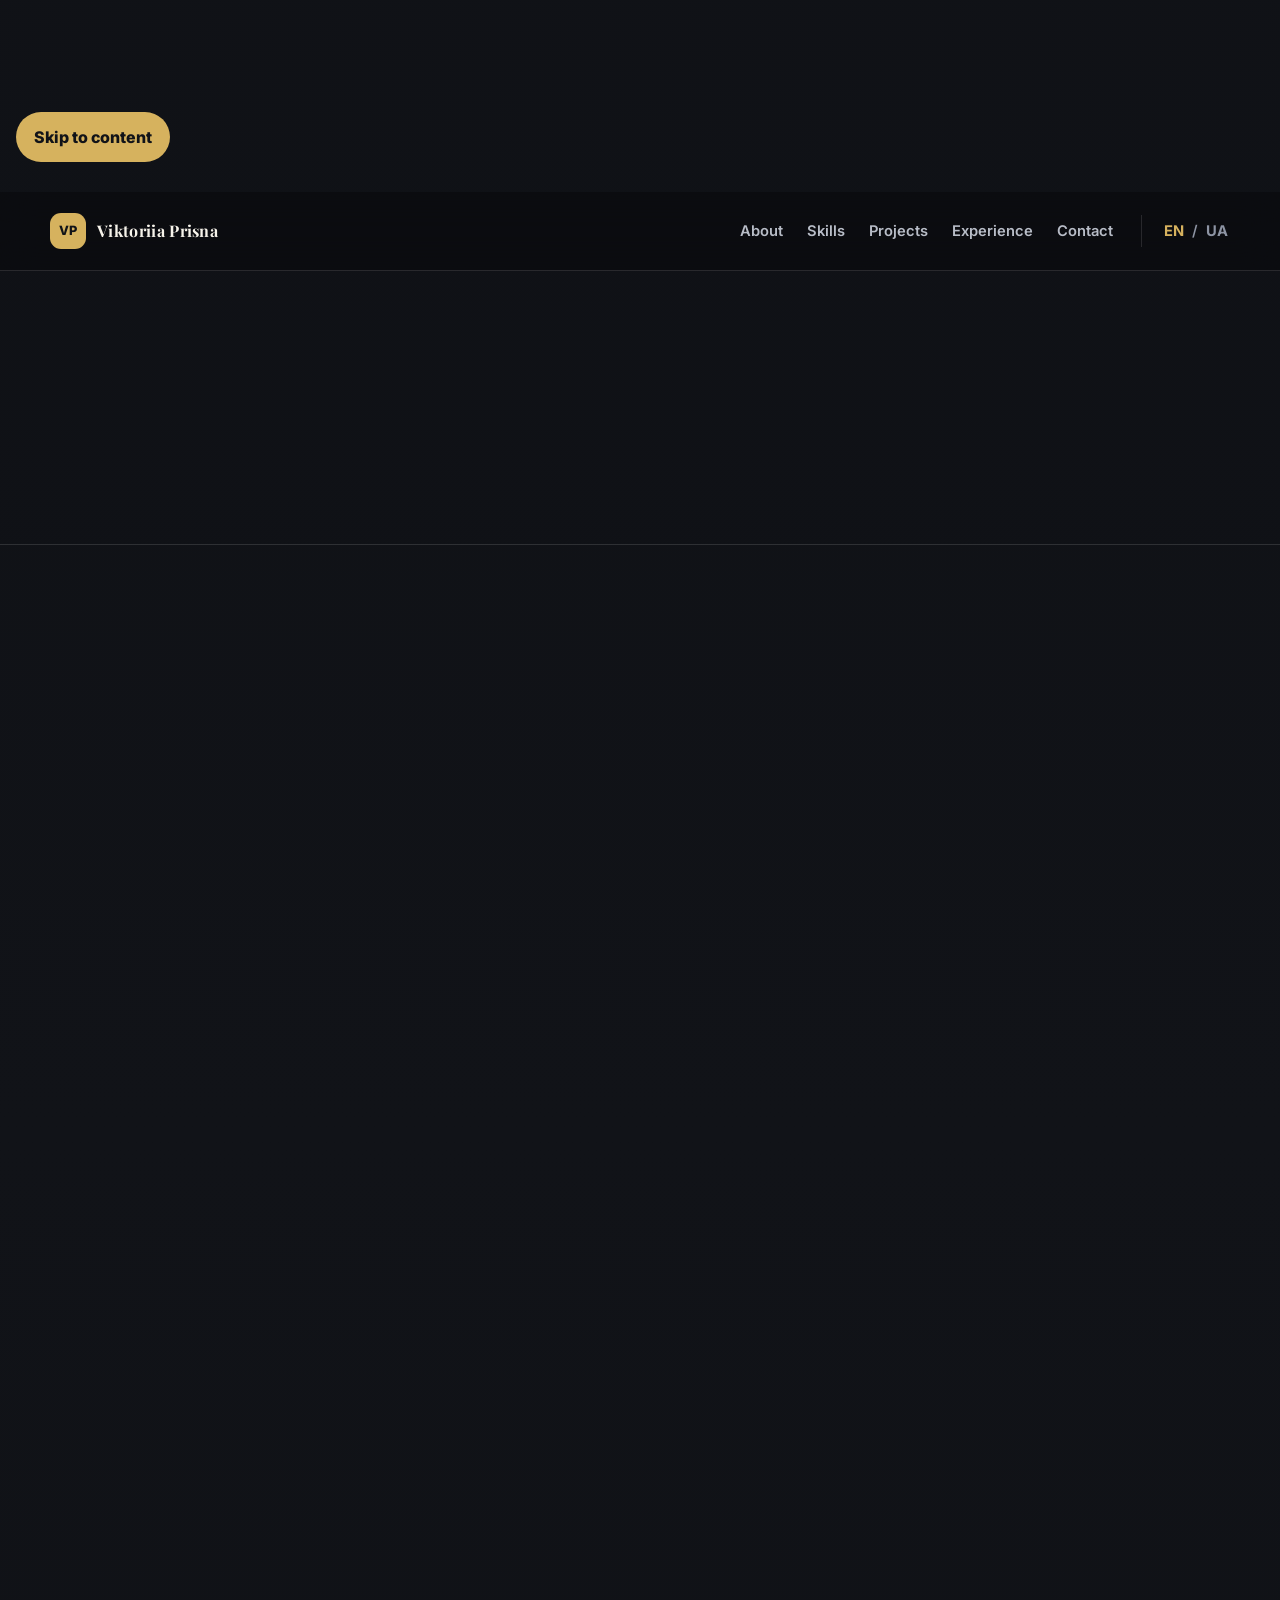
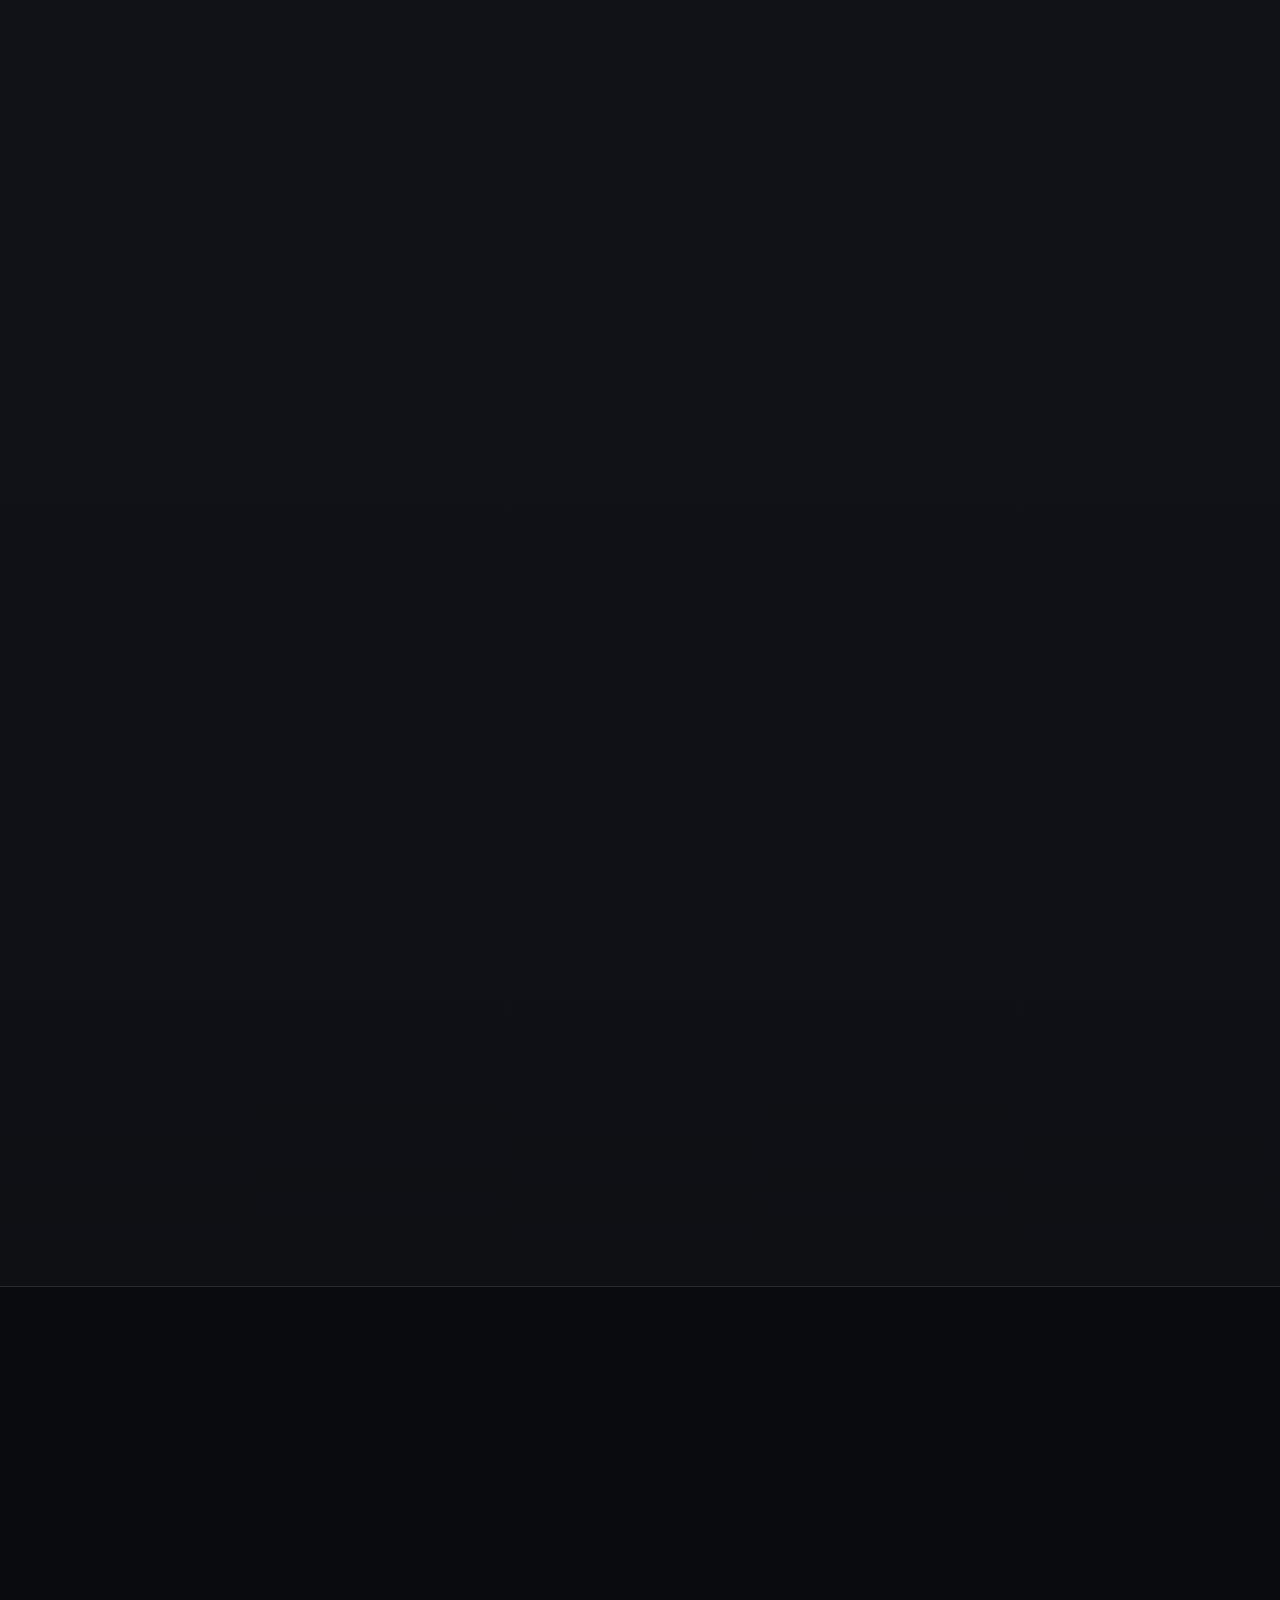
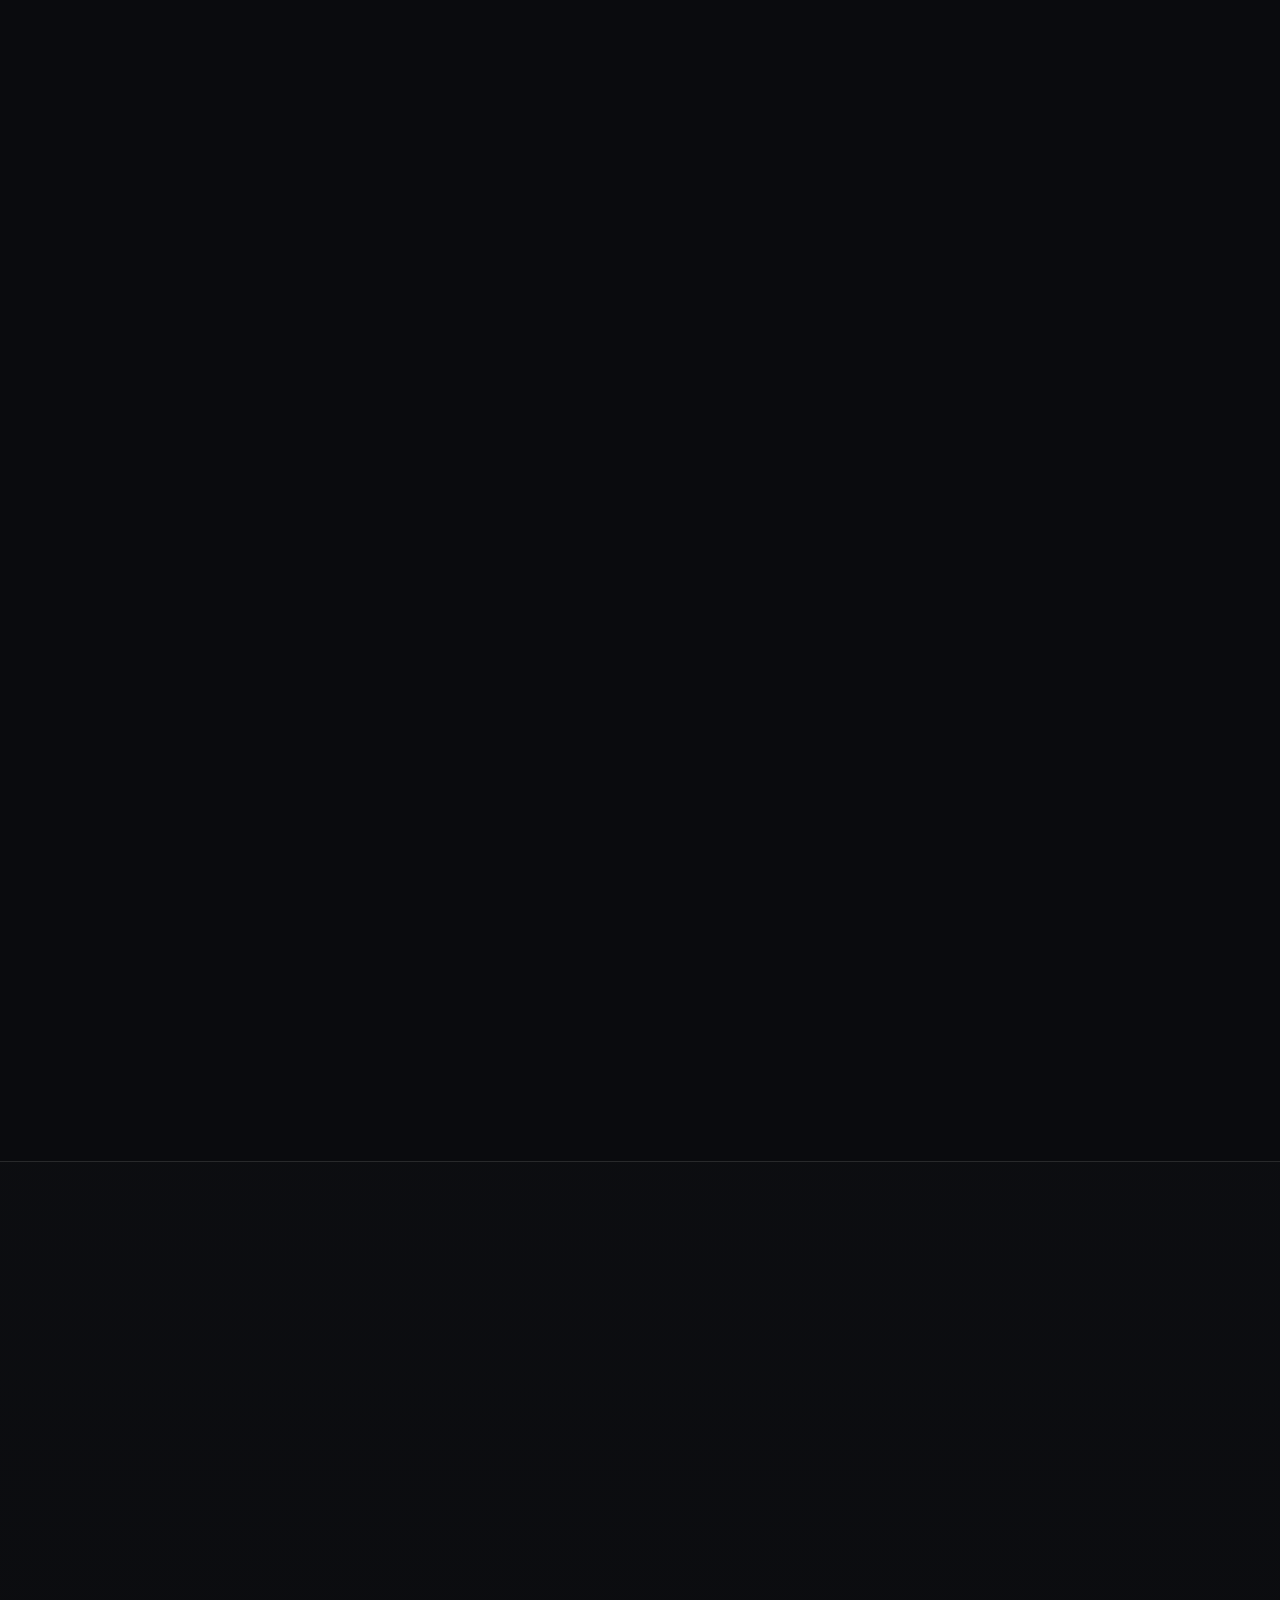
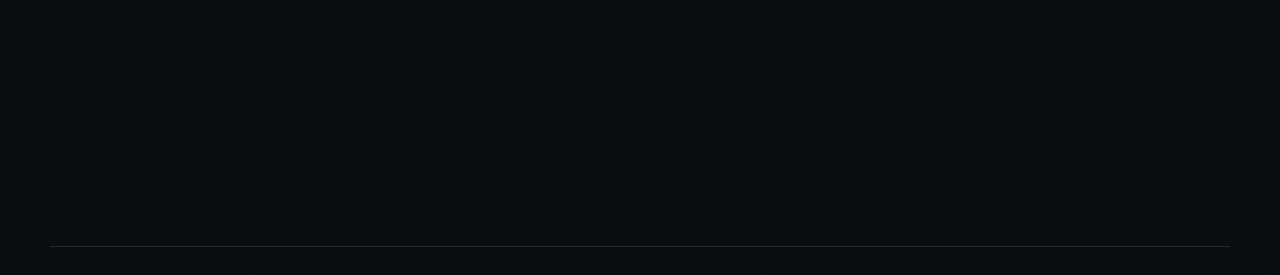
<file: portfolio.html>
<!doctype html><html lang="en"><head><meta charset="utf-8"><meta name="viewport" content="width=device-width,initial-scale=1"><meta http-equiv="refresh" content="0; url=index.html#projects"><title>Projects — Viktoriia Prisna</title></head><body><p><a href="index.html#projects">View projects</a></p></body></html>
</file>
<file: assets/css/styles.css>
:root {
  --bg: #0b0c0f;
  --bg-soft: #111318;
  --bg-elevated: #171a21;
  --surface: #171a21;
  --surface-2: #1b1f28;
  --text: #f6f3ea;
  --muted: #b8bdc7;
  --soft-text: #8d94a3;
  --line: rgba(255, 255, 255, 0.12);
  --line-strong: rgba(214, 178, 94, 0.34);
  --accent: #d6b25e;
  --accent-hover: #f0cf7a;
  --accent-soft: rgba(214, 178, 94, 0.12);
  --green: #71c993;
  --radius: 24px;
  --radius-sm: 14px;
  --shadow: 0 24px 70px rgba(0, 0, 0, 0.42);
}

* { box-sizing: border-box; }
html { scroll-behavior: smooth; }
body {
  margin: 0;
  color: var(--text);
  background:
    radial-gradient(circle at 0% 0%, rgba(214,178,94,.11), transparent 34rem),
    radial-gradient(circle at 88% 18%, rgba(117,125,146,.11), transparent 28rem),
    linear-gradient(180deg, #0b0c0f 0%, #111318 52%, #0b0c0f 100%);
  font-family: "Inter", Arial, Helvetica, sans-serif;
  line-height: 1.65;
  -webkit-font-smoothing: antialiased;
}
body::before {
  content: "";
  position: fixed;
  inset: 0;
  pointer-events: none;
  opacity: .14;
  background-image: radial-gradient(rgba(255,255,255,.38) .45px, transparent .45px);
  background-size: 20px 20px;
  mask-image: linear-gradient(to bottom, #000, transparent 75%);
}
img { max-width: 100%; display: block; }
a { color: inherit; text-decoration: none; }
button { font: inherit; }
h1, h2, h3, .brand { font-family: "Playfair Display", Georgia, serif; }

.shell { width: min(1180px, calc(100% - 40px)); margin-inline: auto; }
.skip-link { position: fixed; left: 16px; top: -80px; z-index: 1000; color: #111318; background: var(--accent); padding: 12px 18px; border-radius: 999px; font-weight: 800; }
.skip-link:focus { top: 16px; }

.site-header { position: sticky; top: 0; z-index: 100; background: rgba(11,12,15,.82); backdrop-filter: blur(18px); border-bottom: 1px solid var(--line); }
.nav-wrap { min-height: 78px; display: flex; align-items: center; justify-content: space-between; gap: 24px; }
.brand { display: inline-flex; align-items: center; gap: 11px; font-weight: 700; letter-spacing: .02em; }
.brand-mark { width: 36px; height: 36px; display: grid; place-items: center; color: #111318; background: var(--accent); border-radius: 11px; font-family: "Inter", sans-serif; font-size: .8rem; font-weight: 800; letter-spacing: .02em; }
.site-nav { display: flex; align-items: center; gap: 24px; color: var(--muted); font-size: .92rem; font-weight: 600; }
.site-nav > a { position: relative; }
.site-nav > a::after { content: ""; position: absolute; left: 0; right: 100%; bottom: -7px; height: 2px; background: var(--accent); transition: right .2s ease; }
.site-nav > a:hover, .site-nav > a:focus { color: var(--text); }
.site-nav > a:hover::after { right: 0; }
.language-switch { display: flex; align-items: center; gap: 6px; margin-left: 4px; padding-left: 20px; border-left: 1px solid var(--line); color: var(--soft-text); }
.lang-btn { border: 0; padding: 4px 2px; color: var(--soft-text); background: transparent; cursor: pointer; font-weight: 700; }
.lang-btn.active { color: var(--accent); }
.nav-toggle { display: none; width: 44px; height: 44px; border: 1px solid var(--line); background: var(--bg-elevated); border-radius: 12px; align-items: center; justify-content: center; flex-direction: column; gap: 6px; }
.nav-toggle span { width: 18px; height: 2px; background: var(--text); }

.hero { min-height: calc(100vh - 78px); display: grid; grid-template-columns: 1.2fr .8fr; align-items: center; gap: 84px; padding-block: 78px 92px; }
.kicker { display: inline-flex; align-items: center; gap: 10px; margin: 0 0 28px; color: var(--muted); font-size: .86rem; font-weight: 600; }
.status-dot { width: 10px; height: 10px; border-radius: 50%; background: var(--green); box-shadow: 0 0 0 6px rgba(113,201,147,.13); }
.hero h1 { margin: 0; max-width: 860px; font-size: clamp(3.5rem, 6.5vw, 6.6rem); line-height: .98; letter-spacing: -.045em; font-weight: 700; }
.hero h1 em { color: var(--accent); font-style: normal; }
.hero-lead { max-width: 760px; margin: 32px 0 0; color: var(--muted); font-size: clamp(1.05rem, 1.7vw, 1.23rem); }
.hero-actions { display: flex; flex-wrap: wrap; gap: 12px; margin-top: 36px; }
.btn { display: inline-flex; align-items: center; justify-content: center; gap: 12px; min-height: 52px; padding: 0 22px; border-radius: 999px; font-weight: 800; transition: transform .18s ease, box-shadow .18s ease, background .18s ease, border-color .18s ease; }
.btn:hover { transform: translateY(-2px); }
.btn-primary { color: #111318; background: var(--accent); box-shadow: 0 12px 30px rgba(214,178,94,.16); }
.btn-primary:hover { background: var(--accent-hover); }
.btn-secondary { color: var(--text); background: rgba(255,255,255,.03); border: 1px solid var(--line); }
.btn-secondary:hover { border-color: var(--line-strong); background: rgba(255,255,255,.06); }
.hero-meta { display: grid; grid-template-columns: repeat(3, minmax(0,1fr)); gap: 12px; margin-top: 56px; }
.hero-meta div { padding: 18px 0; border-top: 1px solid var(--line); }
.hero-meta strong { display: block; font-size: 1.2rem; font-weight: 800; }
.hero-meta span { display: block; margin-top: 5px; color: var(--soft-text); font-size: .78rem; line-height: 1.35; }
.hero-card { position: relative; }
.photo-frame { padding: 12px; background: linear-gradient(145deg, #20242d, #12151b); border: 1px solid var(--line); border-radius: 38px; box-shadow: var(--shadow); transform: rotate(1.5deg); }
.photo-frame img { width: 100%; aspect-ratio: 4/5; object-fit: cover; object-position: center; border-radius: 30px; }
.focus-card { width: min(92%, 430px); margin: -48px 0 0 -44px; position: relative; z-index: 2; padding: 20px; background: rgba(23,26,33,.96); border: 1px solid var(--line-strong); border-radius: 22px; box-shadow: 0 14px 30px rgba(0,0,0,.26); transform: rotate(-2deg); }
.focus-card p { margin: 0 0 12px; color: var(--accent); font-size: .76rem; text-transform: uppercase; letter-spacing: .14em; font-weight: 800; }
.focus-tags { display: flex; flex-wrap: wrap; gap: 7px; }
.focus-tags span { padding: 6px 9px; color: var(--text); border: 1px solid var(--line); border-radius: 999px; font-size: .73rem; font-weight: 700; }

.section { padding-block: 112px; }
.section-soft { background: linear-gradient(180deg, rgba(17,19,24,.94), rgba(15,17,22,.96)); border-block: 1px solid var(--line); }
.section-ink { background: #0a0b0e; color: var(--text); border-block: 1px solid var(--line); }
.section-heading { display: grid; grid-template-columns: 90px minmax(0, 1fr); gap: 24px; margin-bottom: 58px; }
.section-number { margin: 8px 0 0; color: var(--soft-text); font-size: .8rem; font-weight: 700; }
.eyebrow { margin: 0 0 12px; color: var(--accent); text-transform: uppercase; letter-spacing: .16em; font-size: .74rem; font-weight: 800; }
.section-heading h2, .contact-panel h2 { max-width: 940px; margin: 0; font-size: clamp(2.35rem, 4.7vw, 4.5rem); line-height: 1.06; letter-spacing: -.03em; }
.section-heading-light .section-number { color: var(--soft-text); }
.section-heading-light .eyebrow { color: var(--accent); }

.about-grid { display: grid; grid-template-columns: 1fr .85fr; gap: 86px; padding-left: 114px; }
.about-large { margin: 0; max-width: 680px; color: var(--text); font-family: "Playfair Display", Georgia, serif; font-size: clamp(1.65rem, 3vw, 2.65rem); line-height: 1.28; letter-spacing: -.02em; font-weight: 600; }
.about-copy { color: var(--muted); font-size: 1rem; }
.about-copy p { margin: 0 0 18px; }

.skills-grid { display: grid; grid-template-columns: repeat(2, 1fr); gap: 16px; }
.skill-group { min-height: 270px; padding: 30px; background: rgba(23,26,33,.78); border: 1px solid var(--line); border-radius: 20px; box-shadow: 0 14px 34px rgba(0,0,0,.13); }
.skill-group:hover { border-color: var(--line-strong); }
.skill-group > p { margin: 0 0 38px; color: var(--accent); font-size: .72rem; font-weight: 800; text-transform: uppercase; letter-spacing: .12em; }
.skill-group h3 { margin: 0 0 16px; color: var(--text); font-family: "Playfair Display", Georgia, serif; font-size: 1.48rem; line-height: 1.32; letter-spacing: -.015em; }
.skill-group > span { color: var(--muted); font-size: .9rem; }
.skill-group-learning { background: linear-gradient(145deg, rgba(214,178,94,.08), rgba(23,26,33,.78)); border-color: rgba(214,178,94,.28); }

.featured-project { display: grid; grid-template-columns: 1.16fr .84fr; gap: 0; overflow: hidden; margin-bottom: 28px; background: #101218; color: var(--text); border: 1px solid var(--line); border-radius: var(--radius); box-shadow: var(--shadow); }
.project-visual { min-height: 490px; display: grid; place-items: center; overflow: hidden; }
.project-visual-light { background: #ece8df; }
.project-visual img { width: 92%; height: 92%; object-fit: contain; }
.project-content { padding: 46px 44px; display: flex; flex-direction: column; justify-content: center; }
.project-topline { display: flex; justify-content: space-between; gap: 16px; color: var(--soft-text); text-transform: uppercase; letter-spacing: .12em; font-size: .7rem; font-weight: 800; }
.project-content h3, .project-card h3 { margin: 20px 0 16px; color: var(--text); font-family: "Playfair Display", Georgia, serif; font-size: clamp(1.9rem, 3vw, 3rem); line-height: 1.08; letter-spacing: -.025em; }
.project-content p { color: var(--muted); }
.project-tags { display: flex; flex-wrap: wrap; gap: 7px; margin: 24px 0 26px; }
.project-tags span { padding: 6px 9px; border: 1px solid var(--line); border-radius: 999px; color: inherit; font-size: .7rem; font-weight: 700; }
.text-link { display: inline-flex; align-items: center; gap: 7px; width: fit-content; color: var(--accent); font-weight: 800; border-bottom: 1px solid currentColor; padding-bottom: 3px; }
.project-grid { display: grid; grid-template-columns: repeat(2, 1fr); gap: 28px; }
.project-card { overflow: hidden; background: rgba(23,26,33,.78); border: 1px solid var(--line); border-radius: var(--radius); }
.project-thumb { min-height: 330px; display: grid; place-items: center; background: #ece8df; overflow: hidden; }
.project-thumb img { width: 92%; height: 92%; object-fit: contain; }
.project-card-body { padding: 32px; }
.project-card-body h3 { font-size: 2rem; }
.project-card-body p { color: var(--muted); }
.project-card-body .project-tags { color: var(--muted); }
.code-visual { min-height: 330px; display: flex; flex-direction: column; justify-content: center; padding: 36px; color: #e8ecf3; background: linear-gradient(145deg, #151923, #080a0f); border-bottom: 1px solid var(--line); }
.code-window { display: flex; gap: 7px; margin-bottom: 32px; }
.code-window span { width: 10px; height: 10px; border-radius: 50%; background: #667085; }
.code-visual pre { margin: 0; white-space: pre-wrap; font-size: clamp(1.15rem, 2.5vw, 1.7rem); line-height: 1.65; color: var(--accent-hover); }
.wp-visual { min-height: 330px; display: flex; align-items: center; justify-content: center; gap: 22px; padding: 32px; background: #ddd7cc; color: #1b1d21; }
.wp-visual > span { width: 86px; height: 86px; display: grid; place-items: center; border-radius: 50%; background: #23282d; color: #fff; font-family: Georgia, serif; font-size: 2.4rem; }
.wp-visual b, .wp-visual small { display: block; }
.wp-visual b { font-family: "Playfair Display", Georgia, serif; font-size: 1.55rem; }
.wp-visual small { margin-top: 4px; color: #675f55; }

.timeline { border-top: 1px solid var(--line); }
.timeline article { display: grid; grid-template-columns: 230px 1fr; gap: 38px; padding: 40px 0; border-bottom: 1px solid var(--line); }
.timeline-date { color: var(--accent); font-weight: 800; }
.timeline-type { margin: 0 0 8px; color: var(--soft-text); text-transform: uppercase; letter-spacing: .12em; font-size: .69rem; font-weight: 800; }
.timeline h3 { margin: 0 0 14px; font-family: "Playfair Display", Georgia, serif; font-size: clamp(1.35rem, 2.4vw, 2.1rem); letter-spacing: -.015em; }
.timeline article p:last-child { max-width: 900px; margin-bottom: 0; color: var(--muted); }
.education-footer { display: grid; grid-template-columns: 1fr 1fr; gap: 28px; margin-top: 46px; }
.education-footer div { padding: 24px; background: var(--bg-elevated); border: 1px solid var(--line); border-radius: 18px; }
.education-footer span { display: block; color: var(--soft-text); text-transform: uppercase; letter-spacing: .12em; font-size: .68rem; font-weight: 800; }
.education-footer strong { display: block; margin-top: 10px; color: var(--text); font-size: .95rem; line-height: 1.55; }

.contact-section { padding-block: 96px 120px; }
.contact-panel { display: grid; grid-template-columns: 1fr .5fr; gap: 70px; align-items: end; padding: 64px; background: linear-gradient(145deg, #1b1e24, #111318); border: 1px solid var(--line-strong); border-radius: 34px; box-shadow: var(--shadow); }
.contact-panel .eyebrow { color: var(--accent); }
.contact-panel h2 { max-width: 790px; }
.contact-panel p { max-width: 720px; margin: 24px 0 0; color: var(--muted); }
.contact-actions { display: flex; align-items: flex-start; flex-direction: column; gap: 18px; }
.contact-actions .btn-primary { background: var(--accent); color: #111318; }
.contact-actions > span { color: var(--soft-text); font-size: .9rem; }
.footer { min-height: 90px; display: flex; align-items: center; justify-content: space-between; border-top: 1px solid var(--line); color: var(--soft-text); font-size: .84rem; }

.reveal { opacity: 0; transform: translateY(18px); transition: opacity .6s ease, transform .6s ease; }
.reveal.visible { opacity: 1; transform: none; }

@media (max-width: 960px) {
  .site-nav { position: fixed; top: 78px; left: 20px; right: 20px; display: none; flex-direction: column; align-items: stretch; gap: 18px; padding: 26px; background: rgba(17,19,24,.98); border: 1px solid var(--line); border-radius: 18px; box-shadow: var(--shadow); }
  .site-nav.open { display: flex; }
  .language-switch { margin: 4px 0 0; padding: 18px 0 0; border-left: 0; border-top: 1px solid var(--line); }
  .nav-toggle { display: flex; }
  .hero { grid-template-columns: 1fr; gap: 58px; padding-block: 64px 90px; }
  .hero-card { width: min(560px, 100%); }
  .about-grid { grid-template-columns: 1fr; gap: 32px; padding-left: 114px; }
  .featured-project { grid-template-columns: 1fr; }
  .project-visual { min-height: 380px; }
  .contact-panel { grid-template-columns: 1fr; gap: 42px; padding: 46px; }
}

@media (max-width: 680px) {
  .shell { width: min(100% - 28px, 1180px); }
  .hero { padding-top: 46px; }
  .hero h1 { font-size: clamp(3rem, 15vw, 4.7rem); }
  .hero-meta { grid-template-columns: 1fr; gap: 0; }
  .hero-meta div { display: grid; grid-template-columns: 90px 1fr; align-items: baseline; gap: 10px; }
  .focus-card { margin-left: 0; width: 96%; }
  .section { padding-block: 82px; }
  .section-heading { grid-template-columns: 1fr; gap: 8px; margin-bottom: 42px; }
  .section-number { margin: 0; }
  .about-grid { padding-left: 0; }
  .skills-grid, .project-grid, .education-footer { grid-template-columns: 1fr; }
  .skill-group { min-height: 230px; }
  .project-visual, .project-thumb, .code-visual, .wp-visual { min-height: 260px; }
  .project-content { padding: 34px 26px; }
  .project-card-body { padding: 26px; }
  .timeline article { grid-template-columns: 1fr; gap: 12px; }
  .contact-panel { padding: 34px 24px; border-radius: 26px; }
  .contact-actions .btn { width: 100%; overflow-wrap: anywhere; }
  .footer { flex-direction: column; justify-content: center; gap: 8px; }
}

@media (prefers-reduced-motion: reduce) {
  html { scroll-behavior: auto; }
  *, *::before, *::after { animation: none !important; transition: none !important; }
  .reveal { opacity: 1; transform: none; }
}
</file>
